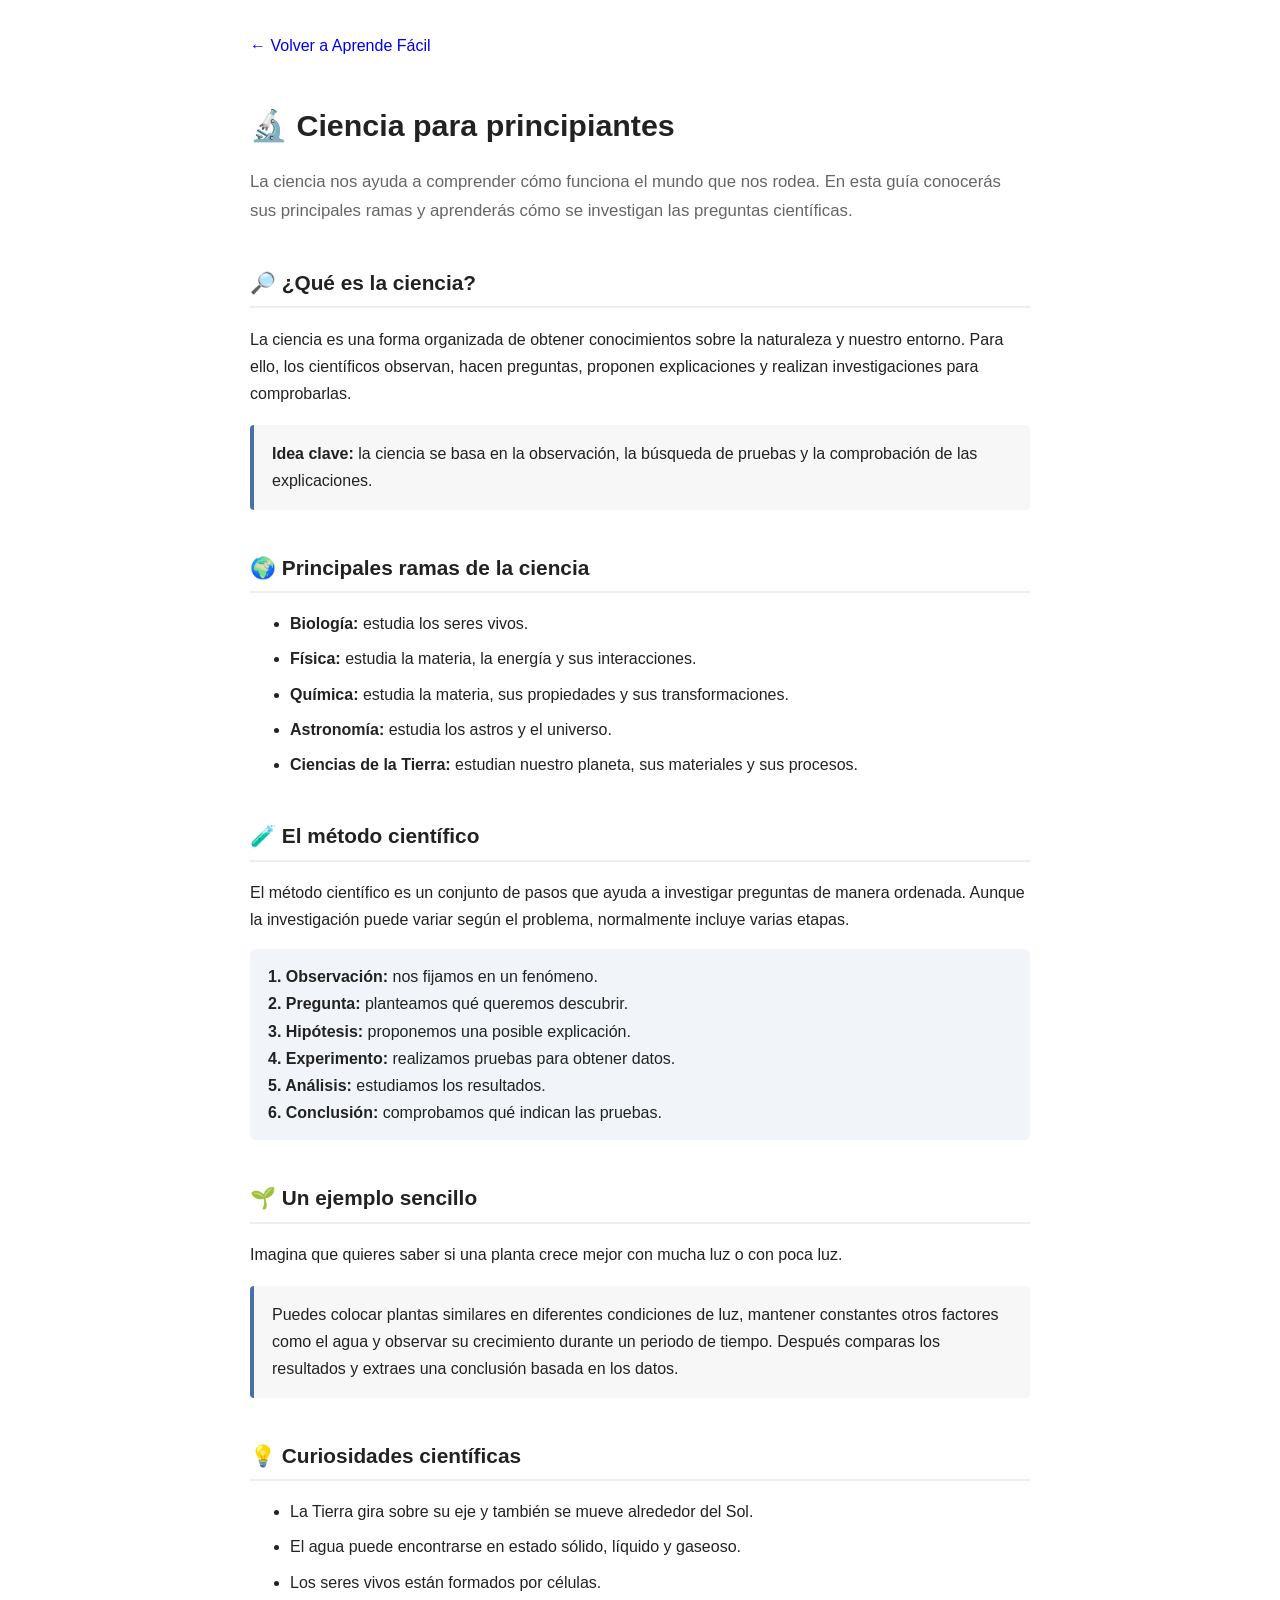
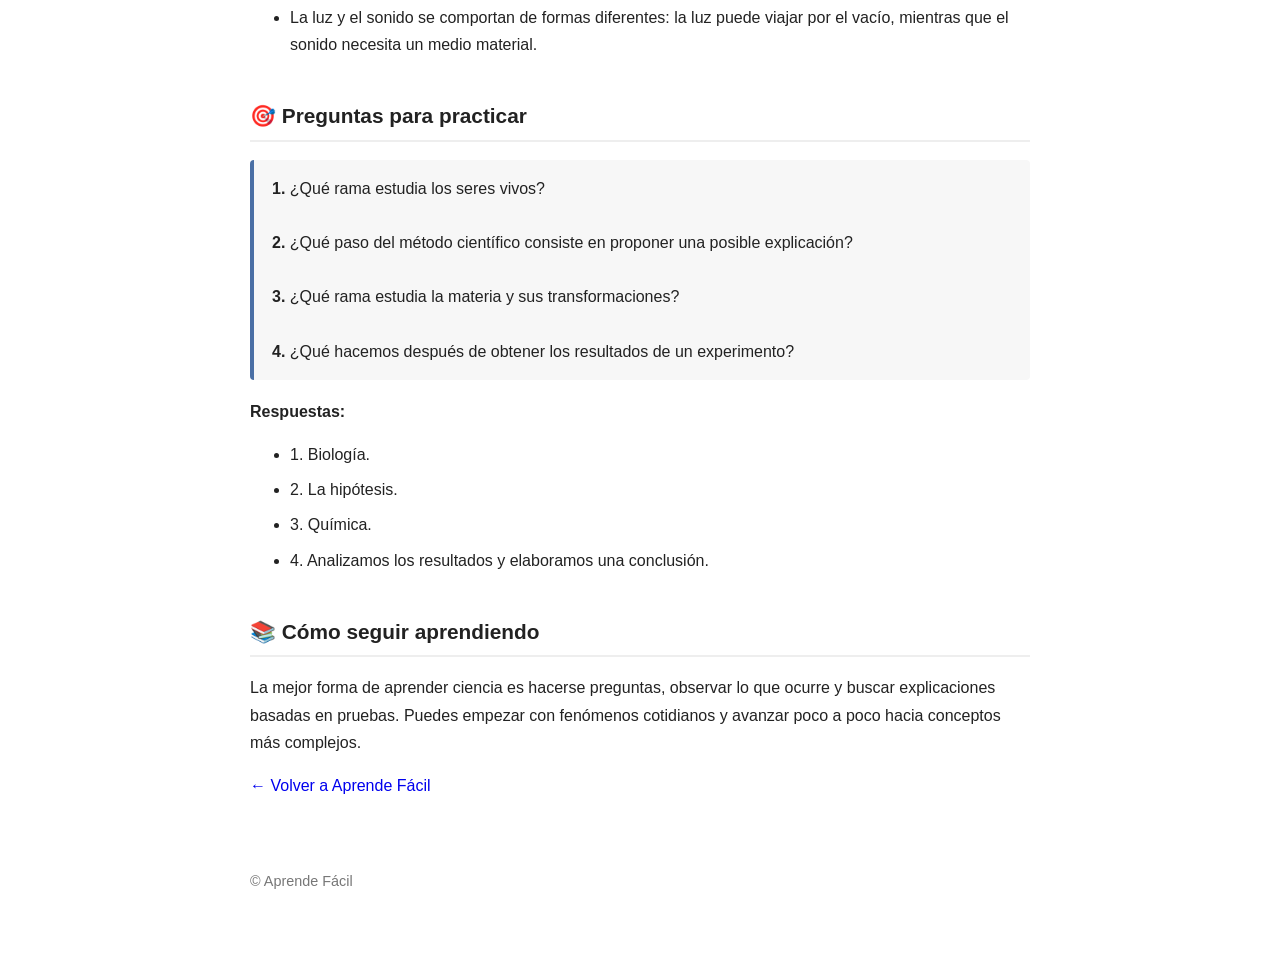
<file: ciencia.html>
<!DOCTYPE html>
<html lang="es">
<head>
<meta charset="UTF-8">
<meta name="viewport" content="width=device-width, initial-scale=1.0">
<title>Ciencia para principiantes | Aprende Fácil</title>
<meta name="description" content="Descubre qué es la ciencia, sus principales ramas y cómo funciona el método científico con ejemplos sencillos.">
<link rel="icon" type="image/png" href="perfil.png">
<style>
body{max-width:780px;margin:auto;padding:32px 20px 80px;line-height:1.7;color:#222;font-family:Arial,sans-serif}
h1{font-size:1.9em;margin-bottom:10px}.intro{color:#666;font-size:1.05em}
h2{font-size:1.3em;margin-top:40px;border-bottom:2px solid #eee;padding-bottom:6px}
.regla{background:#f7f7f7;padding:15px 18px;margin:18px 0;border-left:4px solid #4a6fa5;border-radius:4px}
.ejemplo{background:#f1f5f9;padding:14px 18px;margin:15px 0;border-radius:6px}
.volver{display:inline-block;margin-bottom:20px;text-decoration:none}
li{margin-bottom:8px}footer{margin-top:50px;color:#777;font-size:.9em}
</style>
</head>
<body>
<a class="volver" href="/">← Volver a Aprende Fácil</a>

<h1>🔬 Ciencia para principiantes</h1>
<p class="intro">La ciencia nos ayuda a comprender cómo funciona el mundo que nos rodea. En esta guía conocerás sus principales ramas y aprenderás cómo se investigan las preguntas científicas.</p>

<h2>🔎 ¿Qué es la ciencia?</h2>
<p>La ciencia es una forma organizada de obtener conocimientos sobre la naturaleza y nuestro entorno. Para ello, los científicos observan, hacen preguntas, proponen explicaciones y realizan investigaciones para comprobarlas.</p>

<div class="regla"><strong>Idea clave:</strong> la ciencia se basa en la observación, la búsqueda de pruebas y la comprobación de las explicaciones.</div>

<h2>🌍 Principales ramas de la ciencia</h2>
<ul>
<li><strong>Biología:</strong> estudia los seres vivos.</li>
<li><strong>Física:</strong> estudia la materia, la energía y sus interacciones.</li>
<li><strong>Química:</strong> estudia la materia, sus propiedades y sus transformaciones.</li>
<li><strong>Astronomía:</strong> estudia los astros y el universo.</li>
<li><strong>Ciencias de la Tierra:</strong> estudian nuestro planeta, sus materiales y sus procesos.</li>
</ul>

<h2>🧪 El método científico</h2>
<p>El método científico es un conjunto de pasos que ayuda a investigar preguntas de manera ordenada. Aunque la investigación puede variar según el problema, normalmente incluye varias etapas.</p>

<div class="ejemplo">
<strong>1. Observación:</strong> nos fijamos en un fenómeno.<br>
<strong>2. Pregunta:</strong> planteamos qué queremos descubrir.<br>
<strong>3. Hipótesis:</strong> proponemos una posible explicación.<br>
<strong>4. Experimento:</strong> realizamos pruebas para obtener datos.<br>
<strong>5. Análisis:</strong> estudiamos los resultados.<br>
<strong>6. Conclusión:</strong> comprobamos qué indican las pruebas.
</div>

<h2>🌱 Un ejemplo sencillo</h2>
<p>Imagina que quieres saber si una planta crece mejor con mucha luz o con poca luz.</p>
<div class="regla">
Puedes colocar plantas similares en diferentes condiciones de luz, mantener constantes otros factores como el agua y observar su crecimiento durante un periodo de tiempo. Después comparas los resultados y extraes una conclusión basada en los datos.
</div>

<h2>💡 Curiosidades científicas</h2>
<ul>
<li>La Tierra gira sobre su eje y también se mueve alrededor del Sol.</li>
<li>El agua puede encontrarse en estado sólido, líquido y gaseoso.</li>
<li>Los seres vivos están formados por células.</li>
<li>La luz y el sonido se comportan de formas diferentes: la luz puede viajar por el vacío, mientras que el sonido necesita un medio material.</li>
</ul>

<h2>🎯 Preguntas para practicar</h2>
<div class="regla">
<strong>1.</strong> ¿Qué rama estudia los seres vivos?<br><br>
<strong>2.</strong> ¿Qué paso del método científico consiste en proponer una posible explicación?<br><br>
<strong>3.</strong> ¿Qué rama estudia la materia y sus transformaciones?<br><br>
<strong>4.</strong> ¿Qué hacemos después de obtener los resultados de un experimento?
</div>

<p><strong>Respuestas:</strong></p>
<ul>
<li>1. Biología.</li>
<li>2. La hipótesis.</li>
<li>3. Química.</li>
<li>4. Analizamos los resultados y elaboramos una conclusión.</li>
</ul>

<h2>📚 Cómo seguir aprendiendo</h2>
<p>La mejor forma de aprender ciencia es hacerse preguntas, observar lo que ocurre y buscar explicaciones basadas en pruebas. Puedes empezar con fenómenos cotidianos y avanzar poco a poco hacia conceptos más complejos.</p>

<p><a class="volver" href="/">← Volver a Aprende Fácil</a></p>
<footer>© Aprende Fácil</footer>
</body>
</html>
</file>
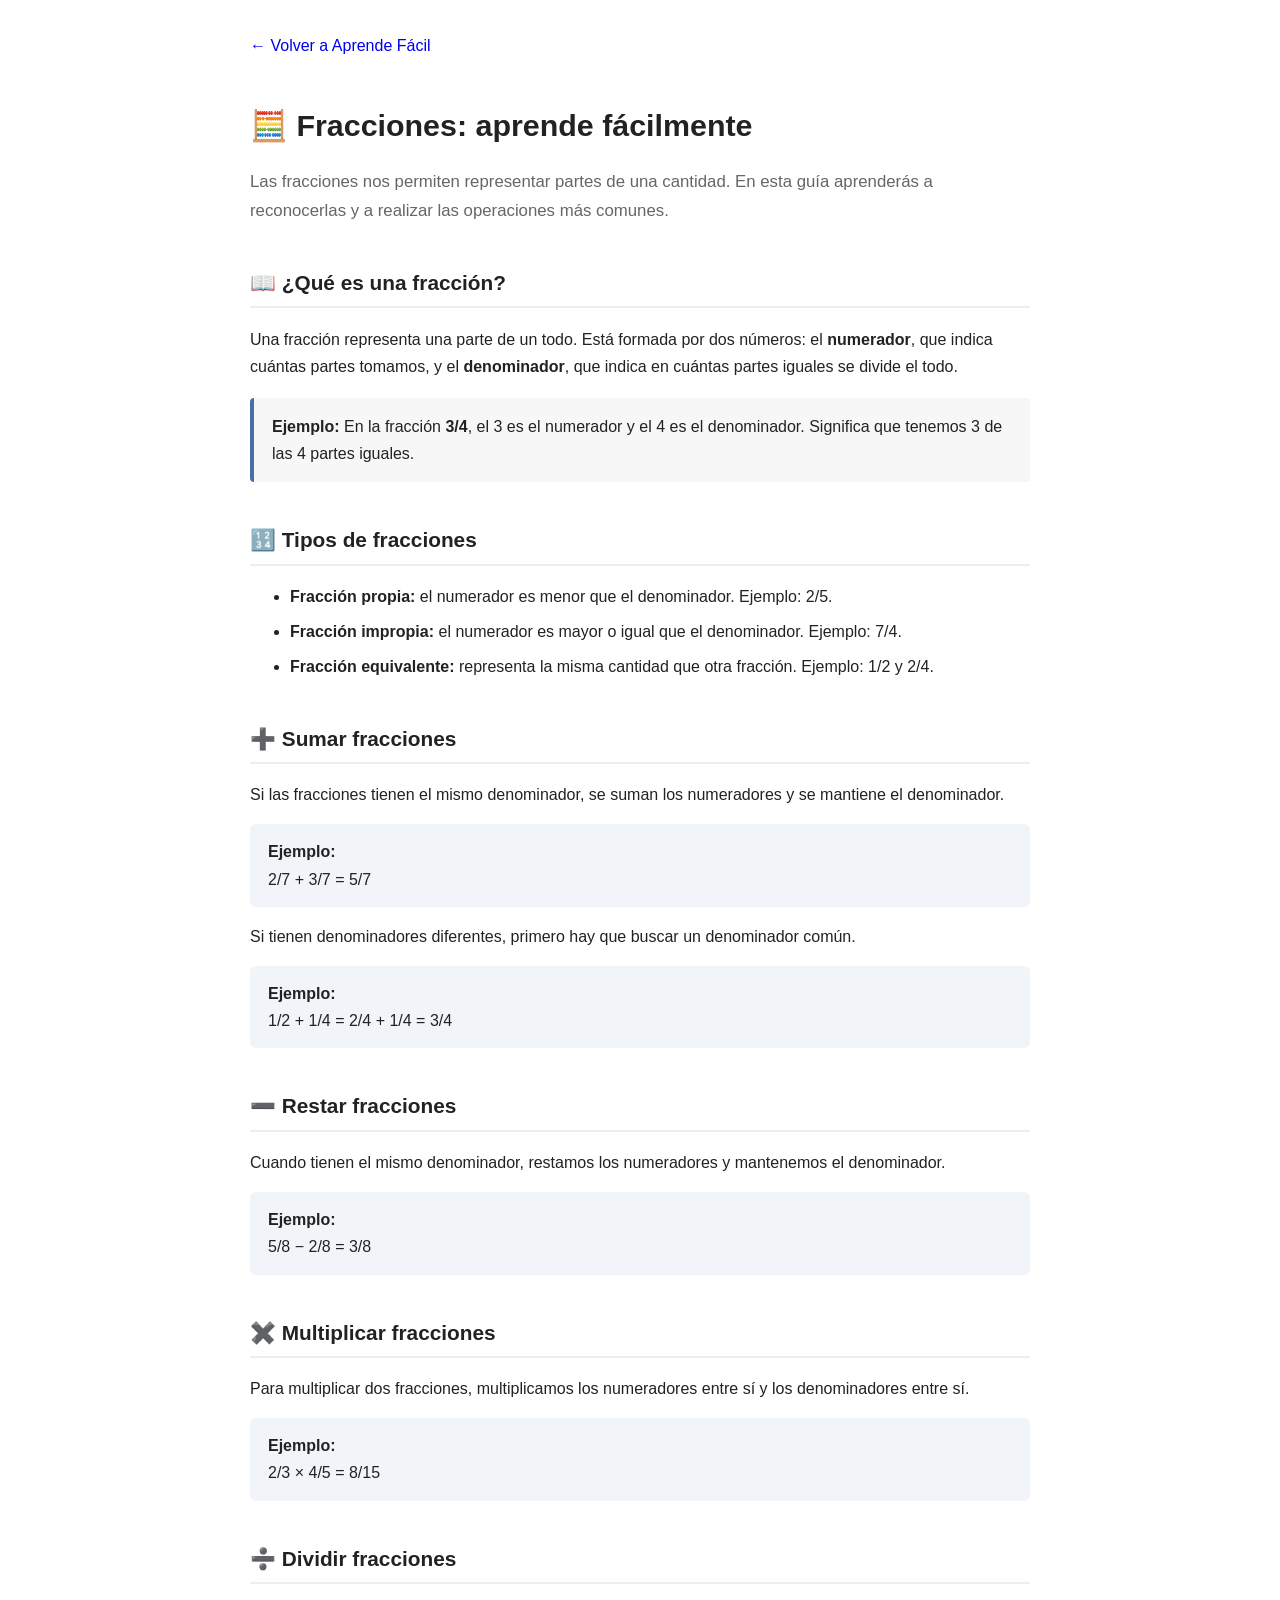
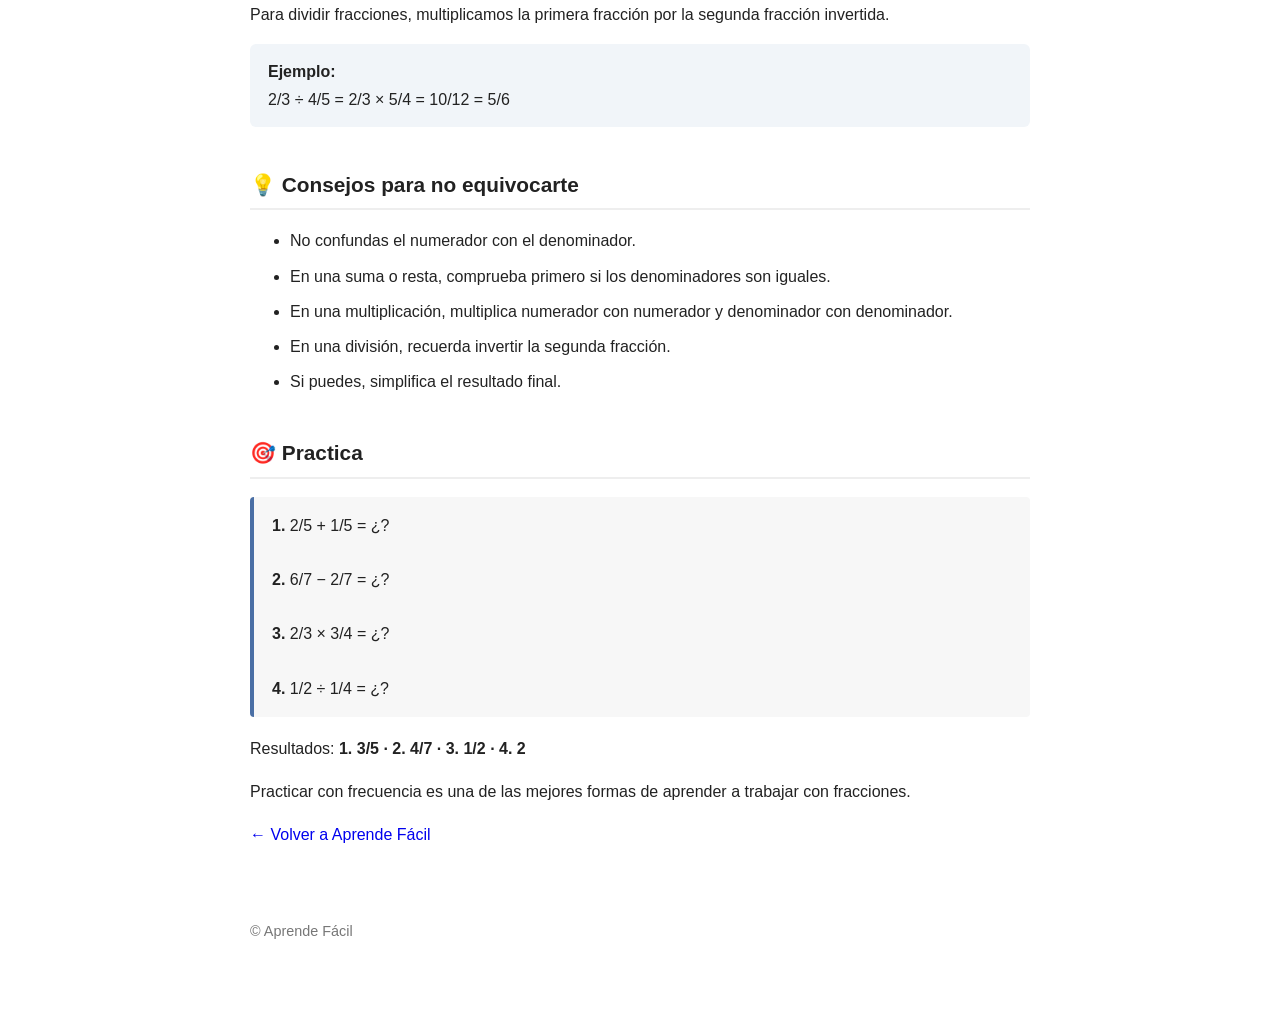
<file: fracciones.html>
<!DOCTYPE html>
<html lang="es">
<head>
<meta charset="UTF-8">
<meta name="viewport" content="width=device-width, initial-scale=1.0">
<title>Fracciones: aprende fácilmente | Aprende Fácil</title>
<meta name="description" content="Aprende qué son las fracciones y cómo realizar las operaciones más comunes con ejemplos sencillos.">
<link rel="icon" type="image/png" href="perfil.png">
<style>
body{max-width:780px;margin:auto;padding:32px 20px 80px;line-height:1.7;color:#222;font-family:Arial,sans-serif}
h1{font-size:1.9em;margin-bottom:10px}.intro{color:#666;font-size:1.05em}
h2{font-size:1.3em;margin-top:40px;border-bottom:2px solid #eee;padding-bottom:6px}
.regla{background:#f7f7f7;padding:15px 18px;margin:18px 0;border-left:4px solid #4a6fa5;border-radius:4px}
.ejemplo{background:#f1f5f9;padding:14px 18px;margin:15px 0;border-radius:6px}
.volver{display:inline-block;margin-bottom:20px;text-decoration:none}
li{margin-bottom:8px}footer{margin-top:50px;color:#777;font-size:.9em}
</style>
</head>
<body>
<a class="volver" href="/">← Volver a Aprende Fácil</a>
<h1>🧮 Fracciones: aprende fácilmente</h1>
<p class="intro">Las fracciones nos permiten representar partes de una cantidad. En esta guía aprenderás a reconocerlas y a realizar las operaciones más comunes.</p>

<h2>📖 ¿Qué es una fracción?</h2>
<p>Una fracción representa una parte de un todo. Está formada por dos números: el <strong>numerador</strong>, que indica cuántas partes tomamos, y el <strong>denominador</strong>, que indica en cuántas partes iguales se divide el todo.</p>
<div class="regla"><strong>Ejemplo:</strong> En la fracción <strong>3/4</strong>, el 3 es el numerador y el 4 es el denominador. Significa que tenemos 3 de las 4 partes iguales.</div>

<h2>🔢 Tipos de fracciones</h2>
<ul>
<li><strong>Fracción propia:</strong> el numerador es menor que el denominador. Ejemplo: 2/5.</li>
<li><strong>Fracción impropia:</strong> el numerador es mayor o igual que el denominador. Ejemplo: 7/4.</li>
<li><strong>Fracción equivalente:</strong> representa la misma cantidad que otra fracción. Ejemplo: 1/2 y 2/4.</li>
</ul>

<h2>➕ Sumar fracciones</h2>
<p>Si las fracciones tienen el mismo denominador, se suman los numeradores y se mantiene el denominador.</p>
<div class="ejemplo"><strong>Ejemplo:</strong><br>2/7 + 3/7 = 5/7</div>
<p>Si tienen denominadores diferentes, primero hay que buscar un denominador común.</p>
<div class="ejemplo"><strong>Ejemplo:</strong><br>1/2 + 1/4 = 2/4 + 1/4 = 3/4</div>

<h2>➖ Restar fracciones</h2>
<p>Cuando tienen el mismo denominador, restamos los numeradores y mantenemos el denominador.</p>
<div class="ejemplo"><strong>Ejemplo:</strong><br>5/8 − 2/8 = 3/8</div>

<h2>✖️ Multiplicar fracciones</h2>
<p>Para multiplicar dos fracciones, multiplicamos los numeradores entre sí y los denominadores entre sí.</p>
<div class="ejemplo"><strong>Ejemplo:</strong><br>2/3 × 4/5 = 8/15</div>

<h2>➗ Dividir fracciones</h2>
<p>Para dividir fracciones, multiplicamos la primera fracción por la segunda fracción invertida.</p>
<div class="ejemplo"><strong>Ejemplo:</strong><br>2/3 ÷ 4/5 = 2/3 × 5/4 = 10/12 = 5/6</div>

<h2>💡 Consejos para no equivocarte</h2>
<ul>
<li>No confundas el numerador con el denominador.</li>
<li>En una suma o resta, comprueba primero si los denominadores son iguales.</li>
<li>En una multiplicación, multiplica numerador con numerador y denominador con denominador.</li>
<li>En una división, recuerda invertir la segunda fracción.</li>
<li>Si puedes, simplifica el resultado final.</li>
</ul>

<h2>🎯 Practica</h2>
<div class="regla">
<strong>1.</strong> 2/5 + 1/5 = ¿?<br><br>
<strong>2.</strong> 6/7 − 2/7 = ¿?<br><br>
<strong>3.</strong> 2/3 × 3/4 = ¿?<br><br>
<strong>4.</strong> 1/2 ÷ 1/4 = ¿?
</div>
<p>Resultados: <strong>1. 3/5 · 2. 4/7 · 3. 1/2 · 4. 2</strong></p>

<p>Practicar con frecuencia es una de las mejores formas de aprender a trabajar con fracciones.</p>
<p><a class="volver" href="/">← Volver a Aprende Fácil</a></p>
<footer>© Aprende Fácil</footer>
</body>
</html>
</file>
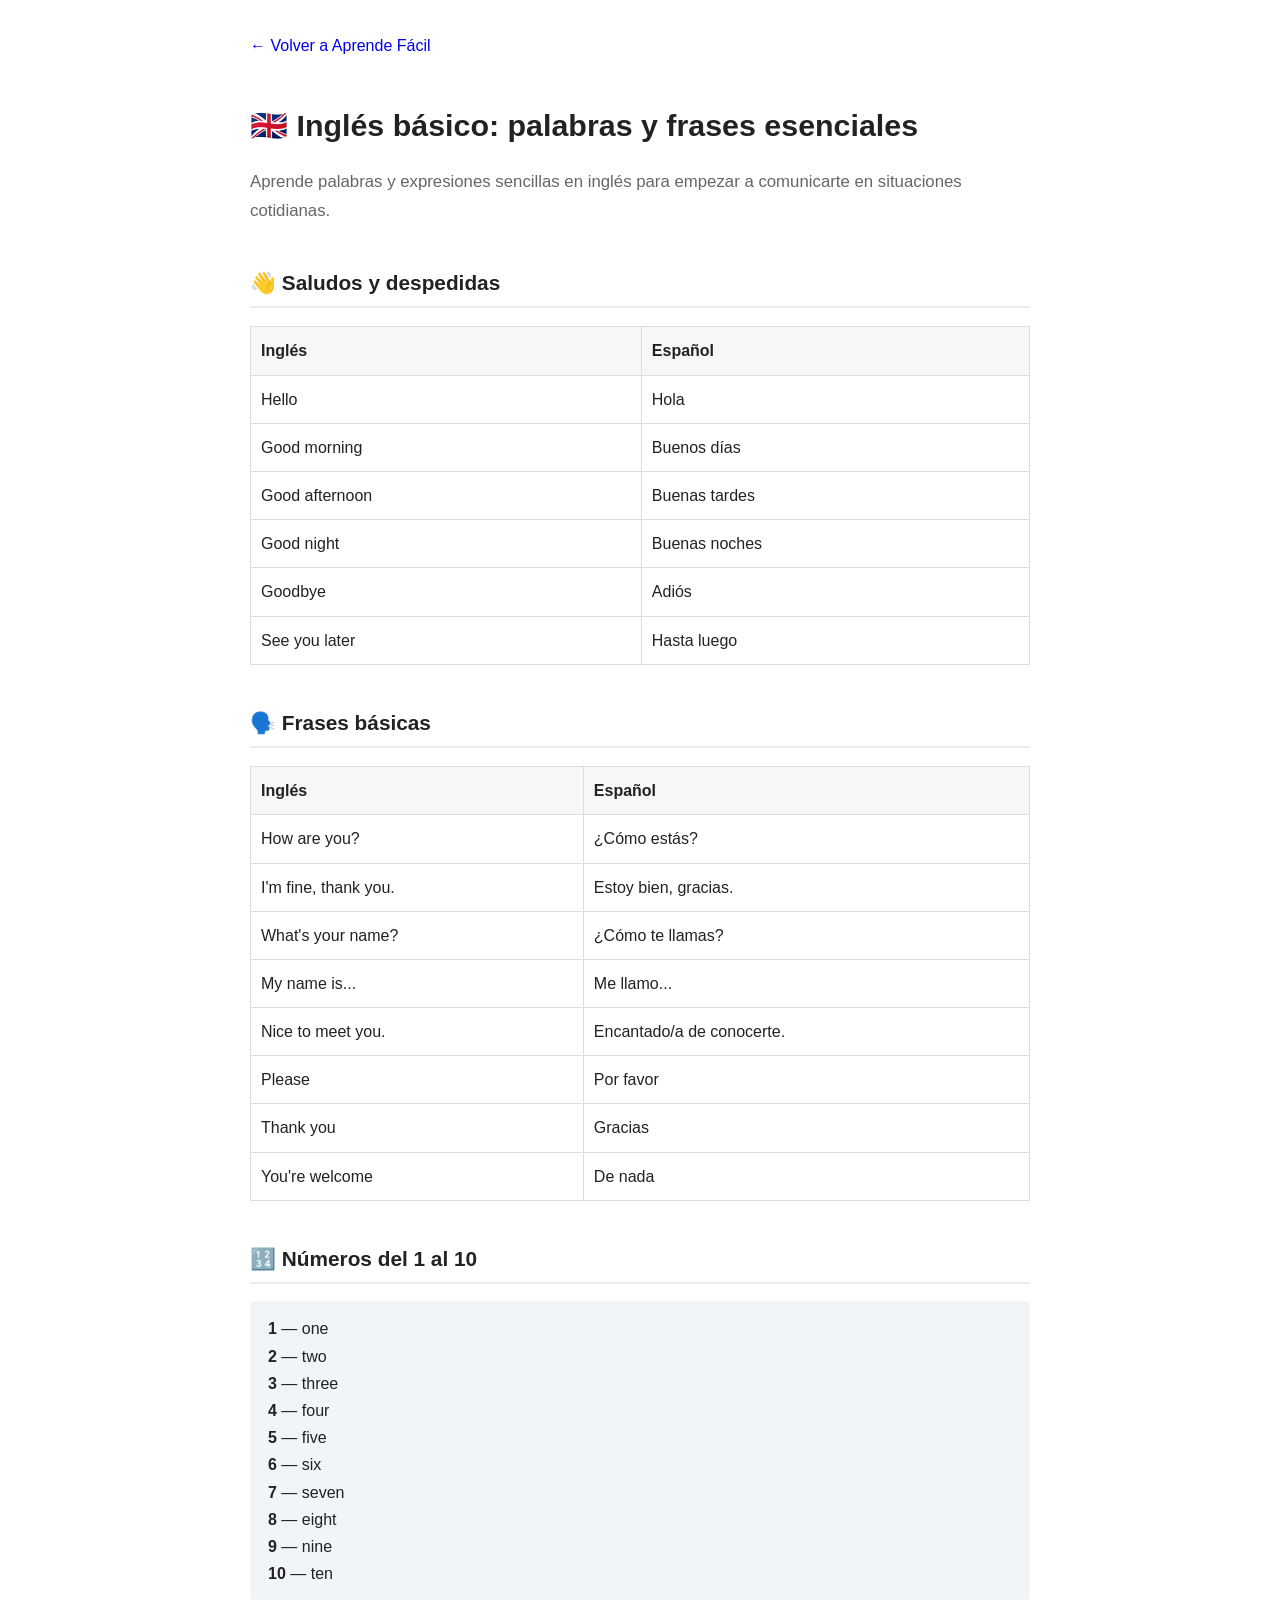
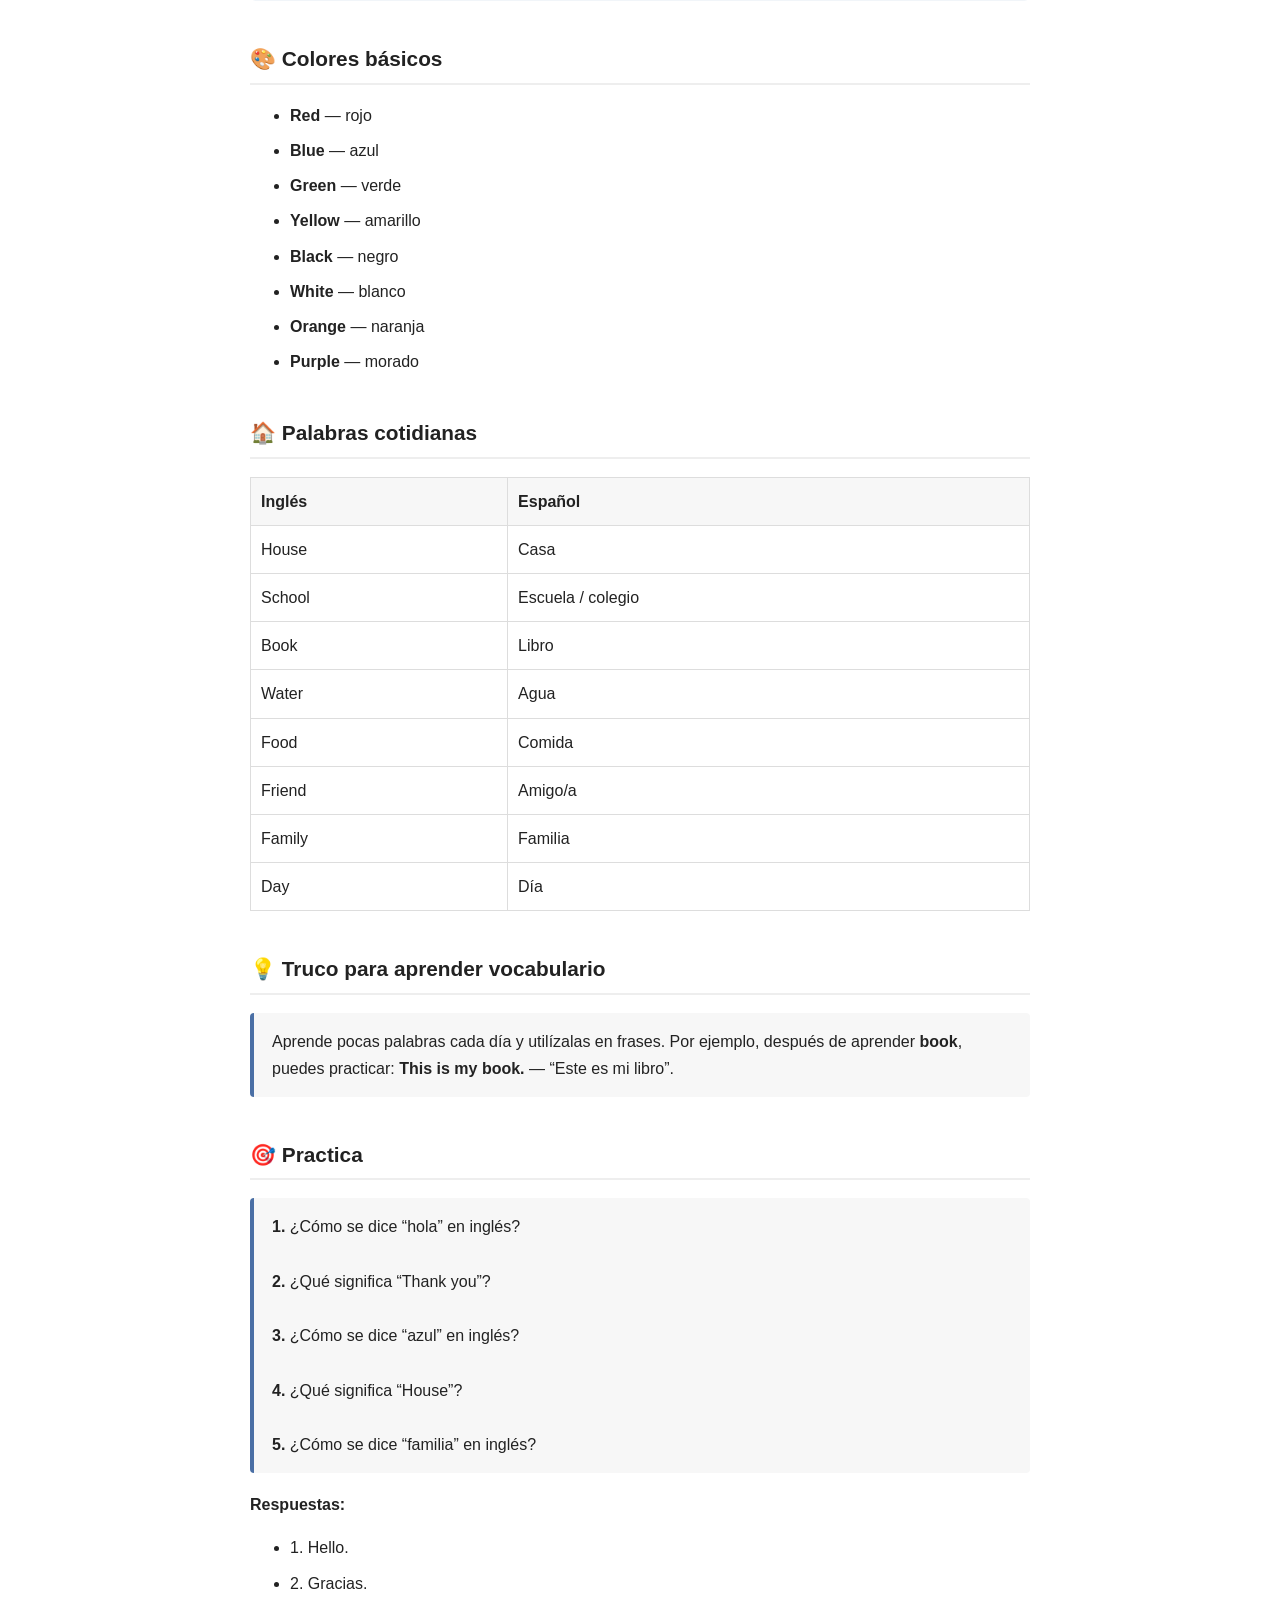
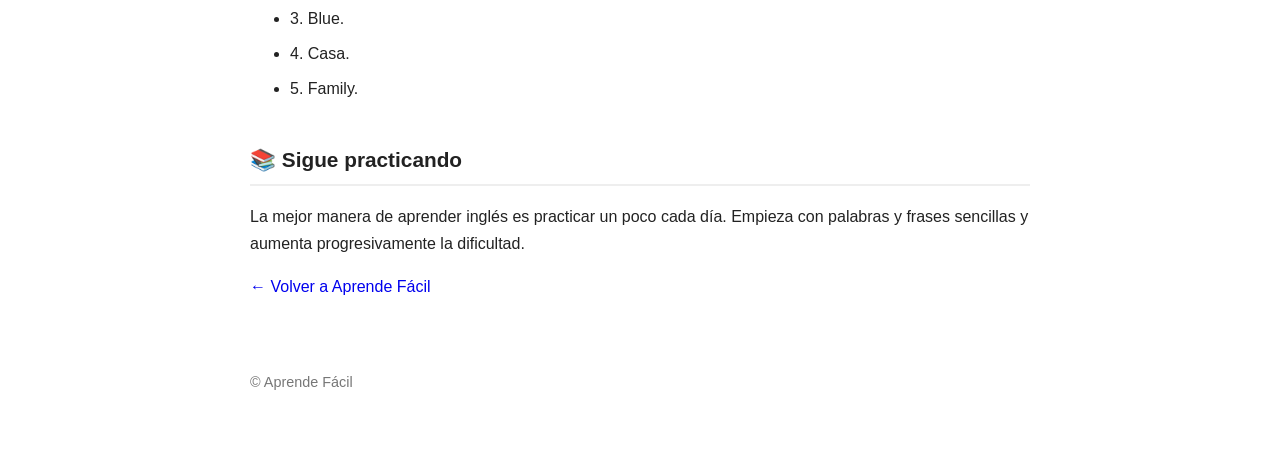
<file: ingles-basico.html>
<!DOCTYPE html>
<html lang="es">
<head>
<meta charset="UTF-8">
<meta name="viewport" content="width=device-width, initial-scale=1.0">
<title>Inglés básico: palabras y frases esenciales | Aprende Fácil</title>
<meta name="description" content="Aprende inglés básico con palabras, expresiones y frases sencillas para situaciones cotidianas.">
<link rel="icon" type="image/png" href="perfil.png">
<style>
body{max-width:780px;margin:auto;padding:32px 20px 80px;line-height:1.7;color:#222;font-family:Arial,sans-serif}
h1{font-size:1.9em;margin-bottom:10px}.intro{color:#666;font-size:1.05em}
h2{font-size:1.3em;margin-top:40px;border-bottom:2px solid #eee;padding-bottom:6px}
.regla{background:#f7f7f7;padding:15px 18px;margin:18px 0;border-left:4px solid #4a6fa5;border-radius:4px}
.ejemplo{background:#f1f5f9;padding:14px 18px;margin:15px 0;border-radius:6px}
.volver{display:inline-block;margin-bottom:20px;text-decoration:none}
li{margin-bottom:8px}footer{margin-top:50px;color:#777;font-size:.9em}
table{width:100%;border-collapse:collapse;margin:18px 0}th,td{border:1px solid #ddd;padding:10px;text-align:left}th{background:#f7f7f7}
</style>
</head>
<body>
<a class="volver" href="/">← Volver a Aprende Fácil</a>

<h1>🇬🇧 Inglés básico: palabras y frases esenciales</h1>
<p class="intro">Aprende palabras y expresiones sencillas en inglés para empezar a comunicarte en situaciones cotidianas.</p>

<h2>👋 Saludos y despedidas</h2>
<table>
<tr><th>Inglés</th><th>Español</th></tr>
<tr><td>Hello</td><td>Hola</td></tr>
<tr><td>Good morning</td><td>Buenos días</td></tr>
<tr><td>Good afternoon</td><td>Buenas tardes</td></tr>
<tr><td>Good night</td><td>Buenas noches</td></tr>
<tr><td>Goodbye</td><td>Adiós</td></tr>
<tr><td>See you later</td><td>Hasta luego</td></tr>
</table>

<h2>🗣️ Frases básicas</h2>
<table>
<tr><th>Inglés</th><th>Español</th></tr>
<tr><td>How are you?</td><td>¿Cómo estás?</td></tr>
<tr><td>I'm fine, thank you.</td><td>Estoy bien, gracias.</td></tr>
<tr><td>What's your name?</td><td>¿Cómo te llamas?</td></tr>
<tr><td>My name is...</td><td>Me llamo...</td></tr>
<tr><td>Nice to meet you.</td><td>Encantado/a de conocerte.</td></tr>
<tr><td>Please</td><td>Por favor</td></tr>
<tr><td>Thank you</td><td>Gracias</td></tr>
<tr><td>You're welcome</td><td>De nada</td></tr>
</table>

<h2>🔢 Números del 1 al 10</h2>
<div class="ejemplo">
<strong>1</strong> — one<br>
<strong>2</strong> — two<br>
<strong>3</strong> — three<br>
<strong>4</strong> — four<br>
<strong>5</strong> — five<br>
<strong>6</strong> — six<br>
<strong>7</strong> — seven<br>
<strong>8</strong> — eight<br>
<strong>9</strong> — nine<br>
<strong>10</strong> — ten
</div>

<h2>🎨 Colores básicos</h2>
<ul>
<li><strong>Red</strong> — rojo</li>
<li><strong>Blue</strong> — azul</li>
<li><strong>Green</strong> — verde</li>
<li><strong>Yellow</strong> — amarillo</li>
<li><strong>Black</strong> — negro</li>
<li><strong>White</strong> — blanco</li>
<li><strong>Orange</strong> — naranja</li>
<li><strong>Purple</strong> — morado</li>
</ul>

<h2>🏠 Palabras cotidianas</h2>
<table>
<tr><th>Inglés</th><th>Español</th></tr>
<tr><td>House</td><td>Casa</td></tr>
<tr><td>School</td><td>Escuela / colegio</td></tr>
<tr><td>Book</td><td>Libro</td></tr>
<tr><td>Water</td><td>Agua</td></tr>
<tr><td>Food</td><td>Comida</td></tr>
<tr><td>Friend</td><td>Amigo/a</td></tr>
<tr><td>Family</td><td>Familia</td></tr>
<tr><td>Day</td><td>Día</td></tr>
</table>

<h2>💡 Truco para aprender vocabulario</h2>
<div class="regla">
Aprende pocas palabras cada día y utilízalas en frases. Por ejemplo, después de aprender <strong>book</strong>, puedes practicar: <strong>This is my book.</strong> — “Este es mi libro”.
</div>

<h2>🎯 Practica</h2>
<div class="regla">
<strong>1.</strong> ¿Cómo se dice “hola” en inglés?<br><br>
<strong>2.</strong> ¿Qué significa “Thank you”?<br><br>
<strong>3.</strong> ¿Cómo se dice “azul” en inglés?<br><br>
<strong>4.</strong> ¿Qué significa “House”?<br><br>
<strong>5.</strong> ¿Cómo se dice “familia” en inglés?
</div>

<p><strong>Respuestas:</strong></p>
<ul>
<li>1. Hello.</li>
<li>2. Gracias.</li>
<li>3. Blue.</li>
<li>4. Casa.</li>
<li>5. Family.</li>
</ul>

<h2>📚 Sigue practicando</h2>
<p>La mejor manera de aprender inglés es practicar un poco cada día. Empieza con palabras y frases sencillas y aumenta progresivamente la dificultad.</p>

<p><a class="volver" href="/">← Volver a Aprende Fácil</a></p>
<footer>© Aprende Fácil</footer>
</body>
</html>
</file>
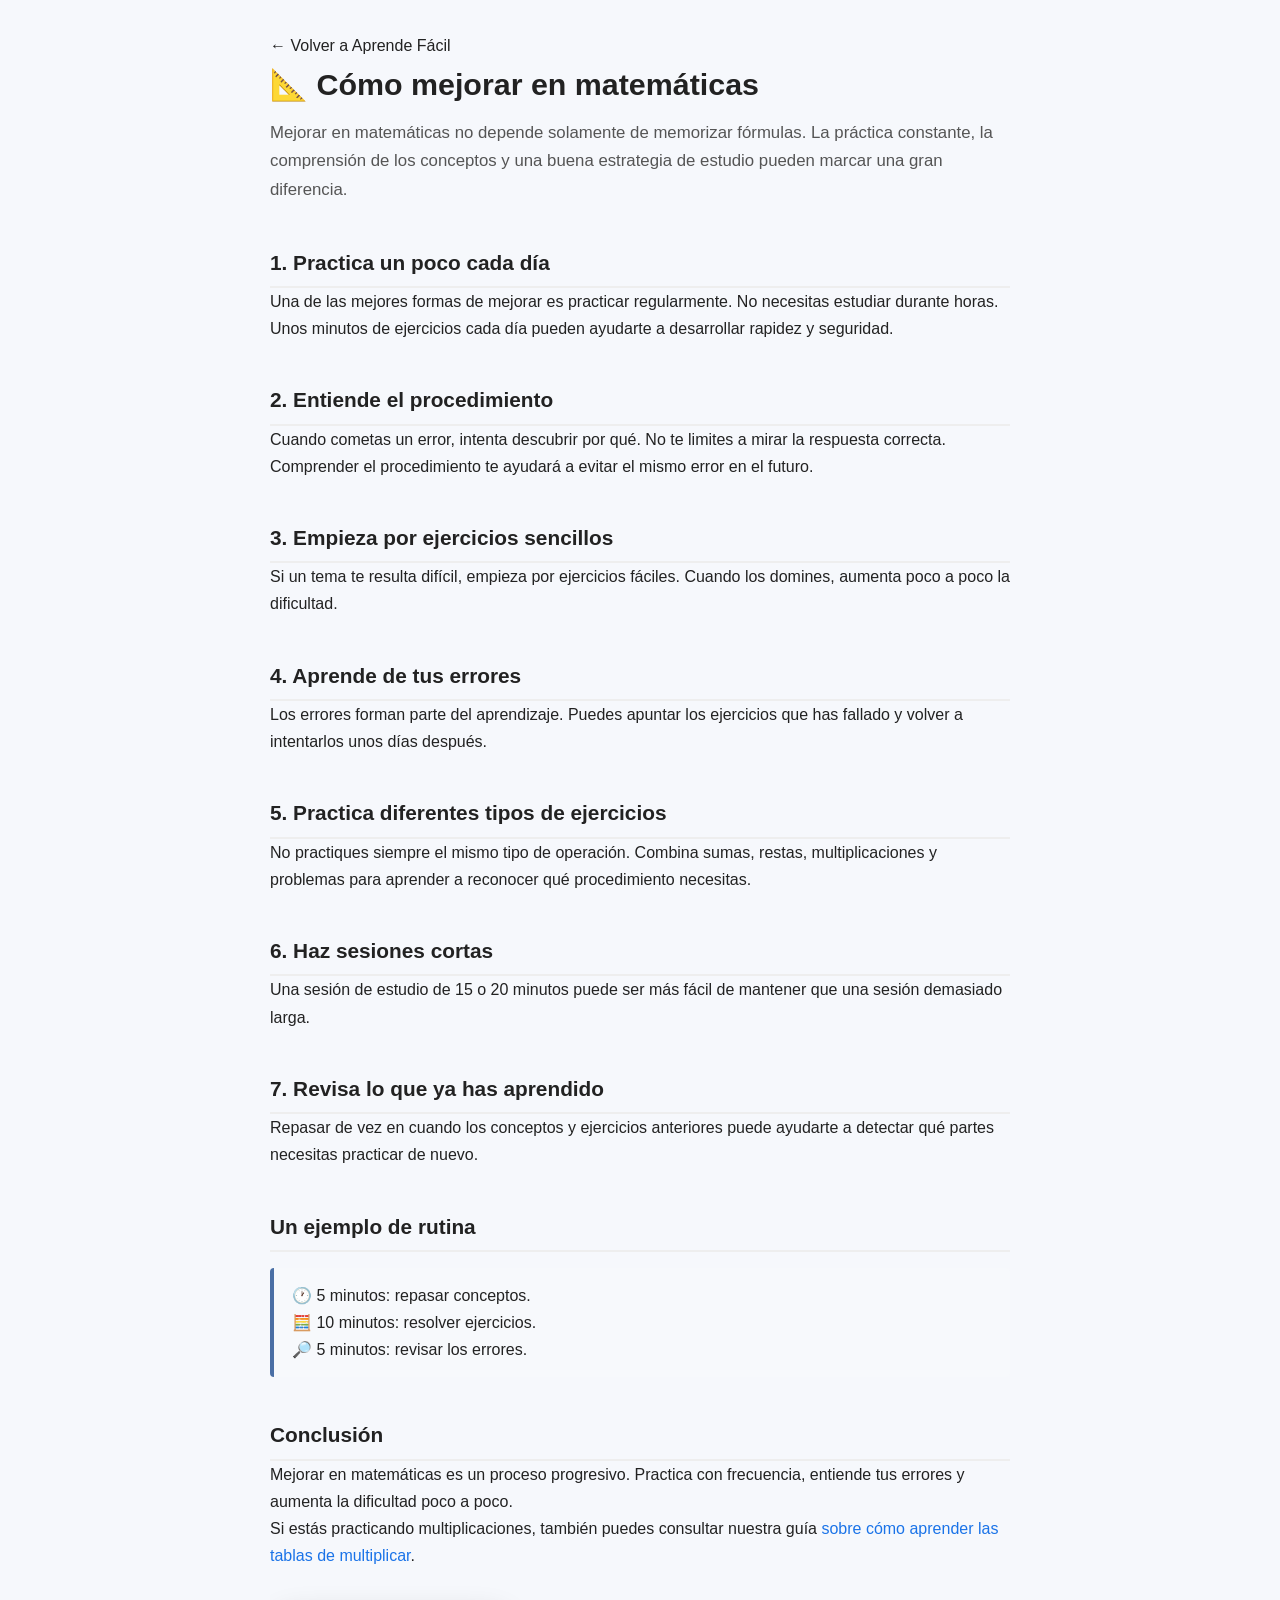
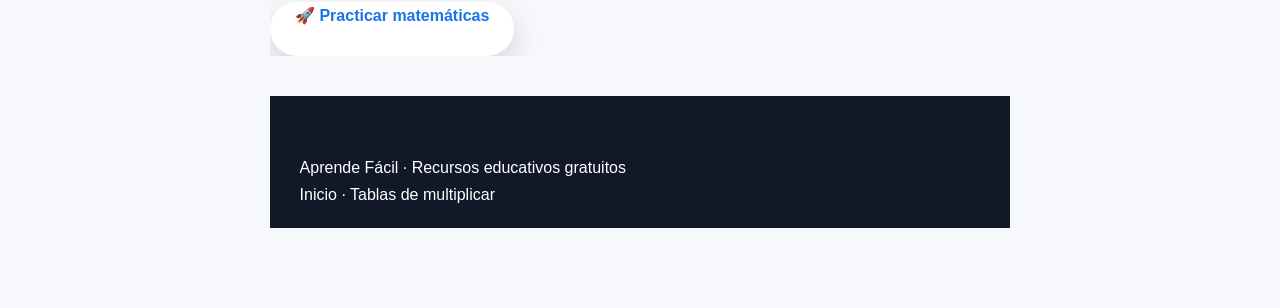
<file: mejorar-matematicas(3).html>
<!DOCTYPE html>
<html lang="es">
<head>
    <meta charset="UTF-8">
    <meta name="viewport" content="width=device-width, initial-scale=1.0">

    <title>Cómo mejorar en matemáticas | Aprende Fácil</title>
    <meta name="description" content="Descubre consejos sencillos para mejorar en matemáticas, estudiar mejor, practicar de forma efectiva y aprender de los errores.">
    <meta name="robots" content="index, follow">
    <link rel="canonical" href="https://educonew.github.io/mejorar-matematicas.html">

    <meta property="og:type" content="article">
    <meta property="og:title" content="Cómo mejorar en matemáticas">
    <meta property="og:description" content="Consejos prácticos para practicar matemáticas, comprender los procedimientos y mejorar poco a poco.">
    <meta property="og:url" content="https://educonew.github.io/mejorar-matematicas.html">
    <meta property="og:site_name" content="Aprende Fácil">

    <link rel="stylesheet" href="style.css">

    <style>
        body {
            font-family: -apple-system, BlinkMacSystemFont, 'Segoe UI', Roboto, Arial, sans-serif;
            max-width: 780px;
            margin: 0 auto;
            padding: 32px 20px 80px;
            line-height: 1.7;
            color: #222;
        }

        header.hero {
            margin-bottom: 24px;
        }

        header.hero .contenedor {
            max-width: none;
        }

        header.hero h1 {
            font-size: 1.9em;
            margin-bottom: 8px;
        }

        .subtitulo {
            color: #555;
            font-size: 1.05em;
            margin-bottom: 32px;
        }

        nav {
            margin-bottom: 24px;
        }

        nav .contenedor {
            display: flex;
            gap: 16px;
            flex-wrap: wrap;
        }

        nav a {
            color: #1a73e8;
        }

        .articulo {
            max-width: none;
        }

        .articulo h1 {
            font-size: 1.9em;
            margin-bottom: 8px;
        }

        .introduccion {
            color: #555;
            font-size: 1.05em;
            margin-bottom: 32px;
        }

        .articulo h2 {
            font-size: 1.3em;
            margin-top: 40px;
            border-bottom: 2px solid #eee;
            padding-bottom: 6px;
        }

        .ejemplos {
            background: #f7f9fc;
            border-left: 4px solid #4a6fa5;
            padding: 14px 18px;
            margin: 16px 0;
            border-radius: 4px;
        }

        .articulo a {
            color: #1a73e8;
        }

        .volver {
            margin-top: 32px;
        }

        .boton-principal {
            display: inline-block;
            text-decoration: none;
        }

        footer {
            margin-top: 40px;
        }
    </style>

    <script type="application/ld+json">
    {
      "@context": "https://schema.org",
      "@type": "Article",
      "headline": "Cómo mejorar en matemáticas",
      "description": "Consejos sencillos para practicar, estudiar y mejorar en matemáticas.",
      "mainEntityOfPage": {
        "@type": "WebPage",
        "@id": "https://educonew.github.io/mejorar-matematicas.html"
      },
      "publisher": {
        "@type": "Organization",
        "name": "Aprende Fácil"
      }
    }
    </script>
</head>

<body>

<a class="volver" href="/">← Volver a Aprende Fácil</a>


<main>
    <article class="articulo">

        <h1>📐 Cómo mejorar en matemáticas</h1>

        <p class="introduccion">
            Mejorar en matemáticas no depende solamente de memorizar fórmulas.
            La práctica constante, la comprensión de los conceptos y una buena
            estrategia de estudio pueden marcar una gran diferencia.
        </p>

        <h2>1. Practica un poco cada día</h2>
        <p>
            Una de las mejores formas de mejorar es practicar regularmente.
            No necesitas estudiar durante horas. Unos minutos de ejercicios
            cada día pueden ayudarte a desarrollar rapidez y seguridad.
        </p>

        <h2>2. Entiende el procedimiento</h2>
        <p>
            Cuando cometas un error, intenta descubrir por qué. No te limites
            a mirar la respuesta correcta. Comprender el procedimiento te
            ayudará a evitar el mismo error en el futuro.
        </p>

        <h2>3. Empieza por ejercicios sencillos</h2>
        <p>
            Si un tema te resulta difícil, empieza por ejercicios fáciles.
            Cuando los domines, aumenta poco a poco la dificultad.
        </p>

        <h2>4. Aprende de tus errores</h2>
        <p>
            Los errores forman parte del aprendizaje. Puedes apuntar los
            ejercicios que has fallado y volver a intentarlos unos días después.
        </p>

        <h2>5. Practica diferentes tipos de ejercicios</h2>
        <p>
            No practiques siempre el mismo tipo de operación. Combina sumas,
            restas, multiplicaciones y problemas para aprender a reconocer
            qué procedimiento necesitas.
        </p>

        <h2>6. Haz sesiones cortas</h2>
        <p>
            Una sesión de estudio de 15 o 20 minutos puede ser más fácil de
            mantener que una sesión demasiado larga.
        </p>

        <h2>7. Revisa lo que ya has aprendido</h2>
        <p>
            Repasar de vez en cuando los conceptos y ejercicios anteriores
            puede ayudarte a detectar qué partes necesitas practicar de nuevo.
        </p>

        <h2>Un ejemplo de rutina</h2>

        <div class="ejemplos">
            <p>🕐 5 minutos: repasar conceptos.</p>
            <p>🧮 10 minutos: resolver ejercicios.</p>
            <p>🔎 5 minutos: revisar los errores.</p>
        </div>

        <h2>Conclusión</h2>
        <p>
            Mejorar en matemáticas es un proceso progresivo. Practica con
            frecuencia, entiende tus errores y aumenta la dificultad poco a poco.
        </p>
        <p>
    Si estás practicando multiplicaciones, también puedes consultar nuestra guía
    <a href="tablas-multiplicar.html">sobre cómo aprender las tablas de multiplicar</a>.
</p>

        <div class="volver">
            <a href="index.html#matematicas" class="boton-principal">
                🚀 Practicar matemáticas
            </a>
        </div>

    </article>
</main>

<footer>
    <p>Aprende Fácil · Recursos educativos gratuitos</p>
    <p>
        <a href="index.html">Inicio</a> ·
        <a href="tablas-multiplicar.html">Tablas de multiplicar</a>
    </p>
</footer>

</body>
</html>
</file>
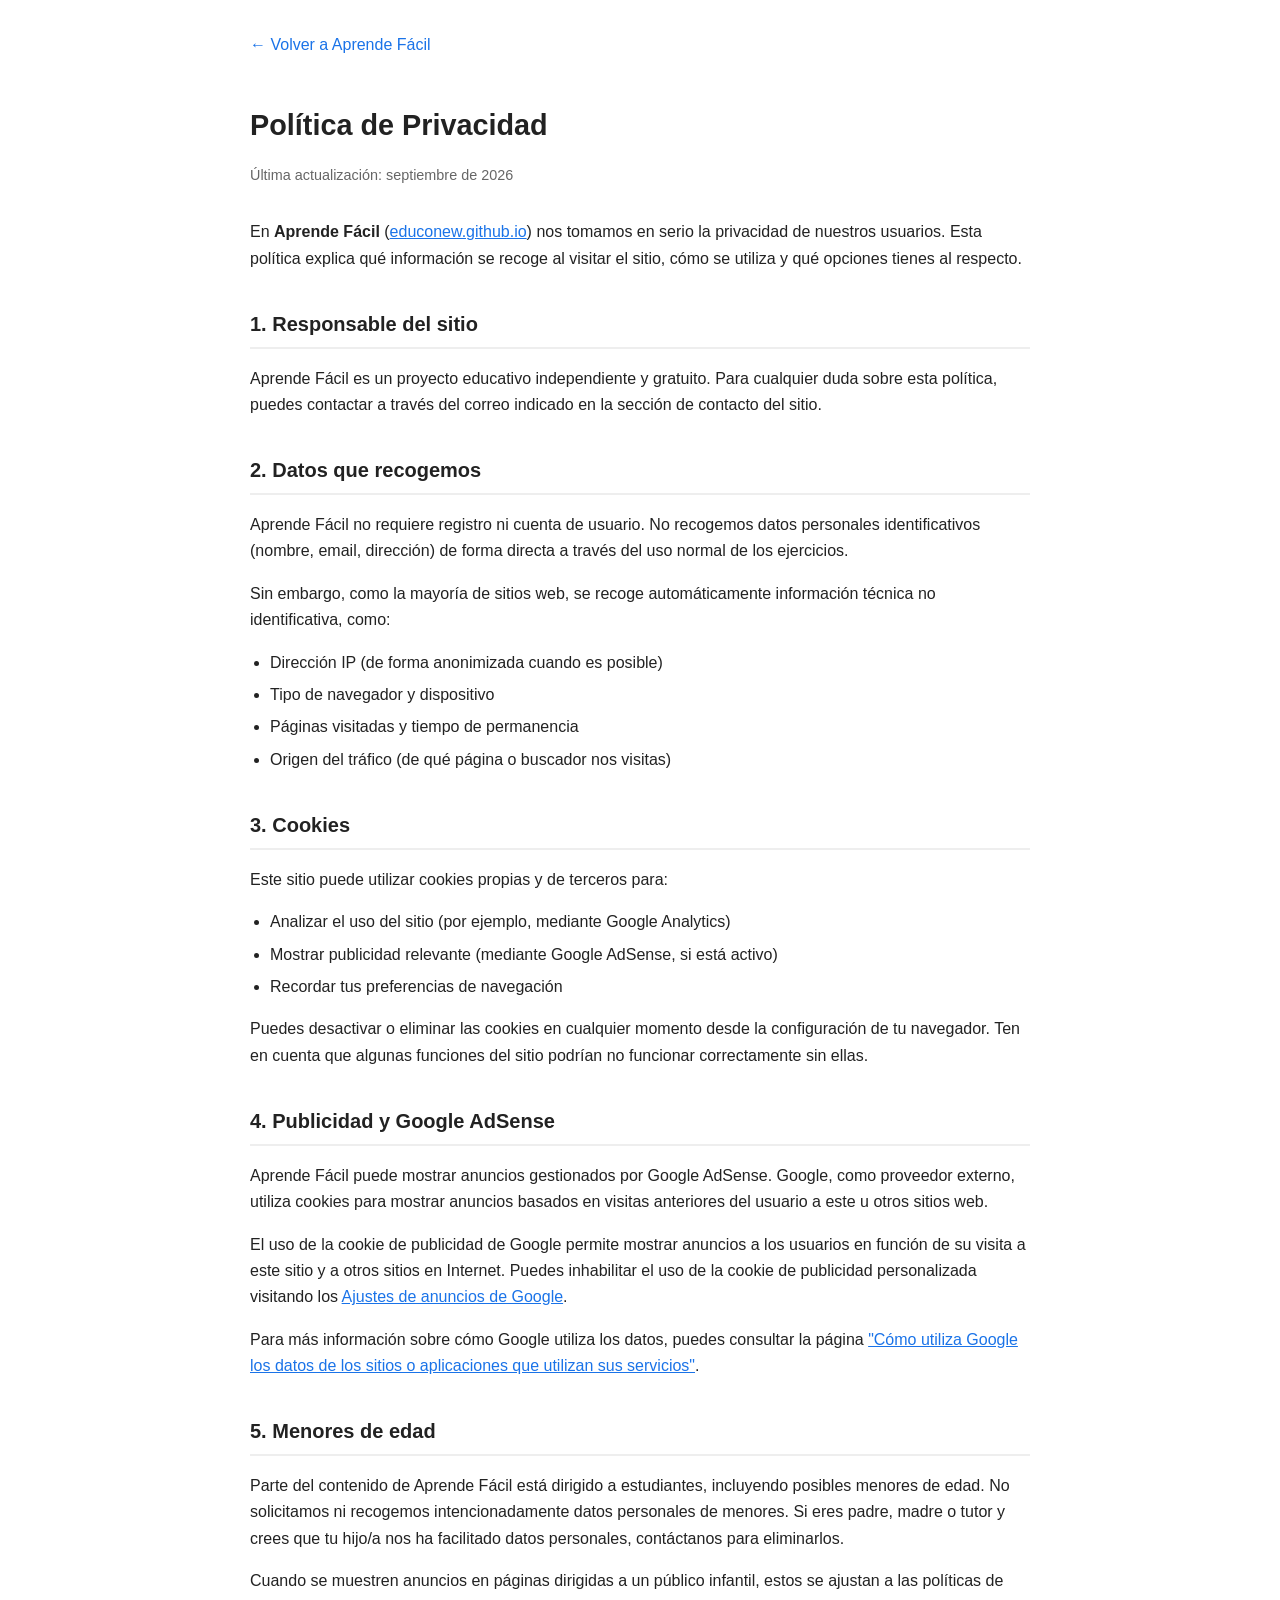
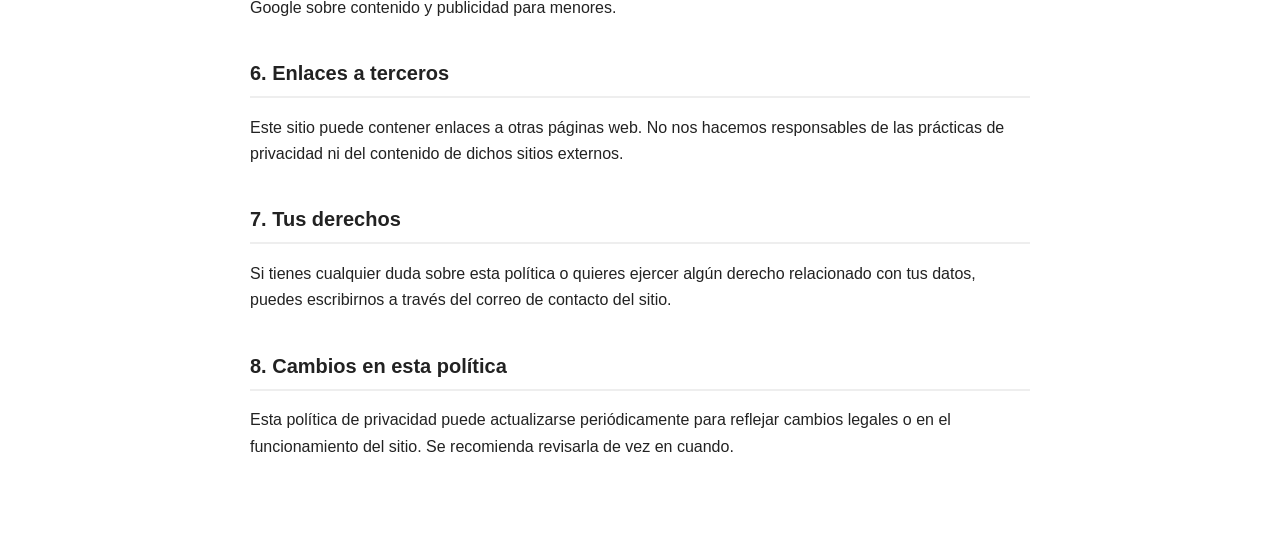
<file: politica-privacidad.html>
<!DOCTYPE html>
<html lang="es">
<head>
<meta charset="UTF-8">
<meta name="viewport" content="width=device-width, initial-scale=1.0">
<title>Política de Privacidad | Aprende Fácil</title>
<meta name="description" content="Política de privacidad de Aprende Fácil: cómo tratamos tus datos, uso de cookies y publicidad.">
<meta name="robots" content="index, follow">
<style>
  body {
    font-family: -apple-system, BlinkMacSystemFont, 'Segoe UI', Roboto, Arial, sans-serif;
    max-width: 780px;
    margin: 0 auto;
    padding: 32px 20px 80px;
    line-height: 1.65;
    color: #222;
  }
  h1 { font-size: 1.8em; margin-bottom: 4px; }
  .fecha { color: #666; font-size: 0.9em; margin-bottom: 32px; }
  h2 { font-size: 1.25em; margin-top: 36px; border-bottom: 2px solid #eee; padding-bottom: 6px; }
  a { color: #1a73e8; }
  .volver { display: inline-block; margin-bottom: 24px; text-decoration: none; color: #1a73e8; }
  ul { padding-left: 20px; }
  li { margin-bottom: 6px; }
</style>
</head>
<body>

<a class="volver" href="/">&larr; Volver a Aprende Fácil</a>

<h1>Política de Privacidad</h1>
<p class="fecha">Última actualización: septiembre de 2026</p>

<p>En <strong>Aprende Fácil</strong> (<a href="https://educonew.github.io/">educonew.github.io</a>) nos tomamos en serio la privacidad de nuestros usuarios. Esta política explica qué información se recoge al visitar el sitio, cómo se utiliza y qué opciones tienes al respecto.</p>

<h2>1. Responsable del sitio</h2>
<p>Aprende Fácil es un proyecto educativo independiente y gratuito. Para cualquier duda sobre esta política, puedes contactar a través del correo indicado en la sección de contacto del sitio.</p>

<h2>2. Datos que recogemos</h2>
<p>Aprende Fácil no requiere registro ni cuenta de usuario. No recogemos datos personales identificativos (nombre, email, dirección) de forma directa a través del uso normal de los ejercicios.</p>
<p>Sin embargo, como la mayoría de sitios web, se recoge automáticamente información técnica no identificativa, como:</p>
<ul>
  <li>Dirección IP (de forma anonimizada cuando es posible)</li>
  <li>Tipo de navegador y dispositivo</li>
  <li>Páginas visitadas y tiempo de permanencia</li>
  <li>Origen del tráfico (de qué página o buscador nos visitas)</li>
</ul>

<h2>3. Cookies</h2>
<p>Este sitio puede utilizar cookies propias y de terceros para:</p>
<ul>
  <li>Analizar el uso del sitio (por ejemplo, mediante Google Analytics)</li>
  <li>Mostrar publicidad relevante (mediante Google AdSense, si está activo)</li>
  <li>Recordar tus preferencias de navegación</li>
</ul>
<p>Puedes desactivar o eliminar las cookies en cualquier momento desde la configuración de tu navegador. Ten en cuenta que algunas funciones del sitio podrían no funcionar correctamente sin ellas.</p>

<h2>4. Publicidad y Google AdSense</h2>
<p>Aprende Fácil puede mostrar anuncios gestionados por Google AdSense. Google, como proveedor externo, utiliza cookies para mostrar anuncios basados en visitas anteriores del usuario a este u otros sitios web.</p>
<p>El uso de la cookie de publicidad de Google permite mostrar anuncios a los usuarios en función de su visita a este sitio y a otros sitios en Internet. Puedes inhabilitar el uso de la cookie de publicidad personalizada visitando los <a href="https://adssettings.google.com/" target="_blank" rel="noopener">Ajustes de anuncios de Google</a>.</p>
<p>Para más información sobre cómo Google utiliza los datos, puedes consultar la página <a href="https://policies.google.com/technologies/partner-sites" target="_blank" rel="noopener">"Cómo utiliza Google los datos de los sitios o aplicaciones que utilizan sus servicios"</a>.</p>

<h2>5. Menores de edad</h2>
<p>Parte del contenido de Aprende Fácil está dirigido a estudiantes, incluyendo posibles menores de edad. No solicitamos ni recogemos intencionadamente datos personales de menores. Si eres padre, madre o tutor y crees que tu hijo/a nos ha facilitado datos personales, contáctanos para eliminarlos.</p>
<p>Cuando se muestren anuncios en páginas dirigidas a un público infantil, estos se ajustan a las políticas de Google sobre contenido y publicidad para menores.</p>

<h2>6. Enlaces a terceros</h2>
<p>Este sitio puede contener enlaces a otras páginas web. No nos hacemos responsables de las prácticas de privacidad ni del contenido de dichos sitios externos.</p>

<h2>7. Tus derechos</h2>
<p>Si tienes cualquier duda sobre esta política o quieres ejercer algún derecho relacionado con tus datos, puedes escribirnos a través del correo de contacto del sitio.</p>

<h2>8. Cambios en esta política</h2>
<p>Esta política de privacidad puede actualizarse periódicamente para reflejar cambios legales o en el funcionamiento del sitio. Se recomienda revisarla de vez en cuando.</p>

</body>
</html>
</file>
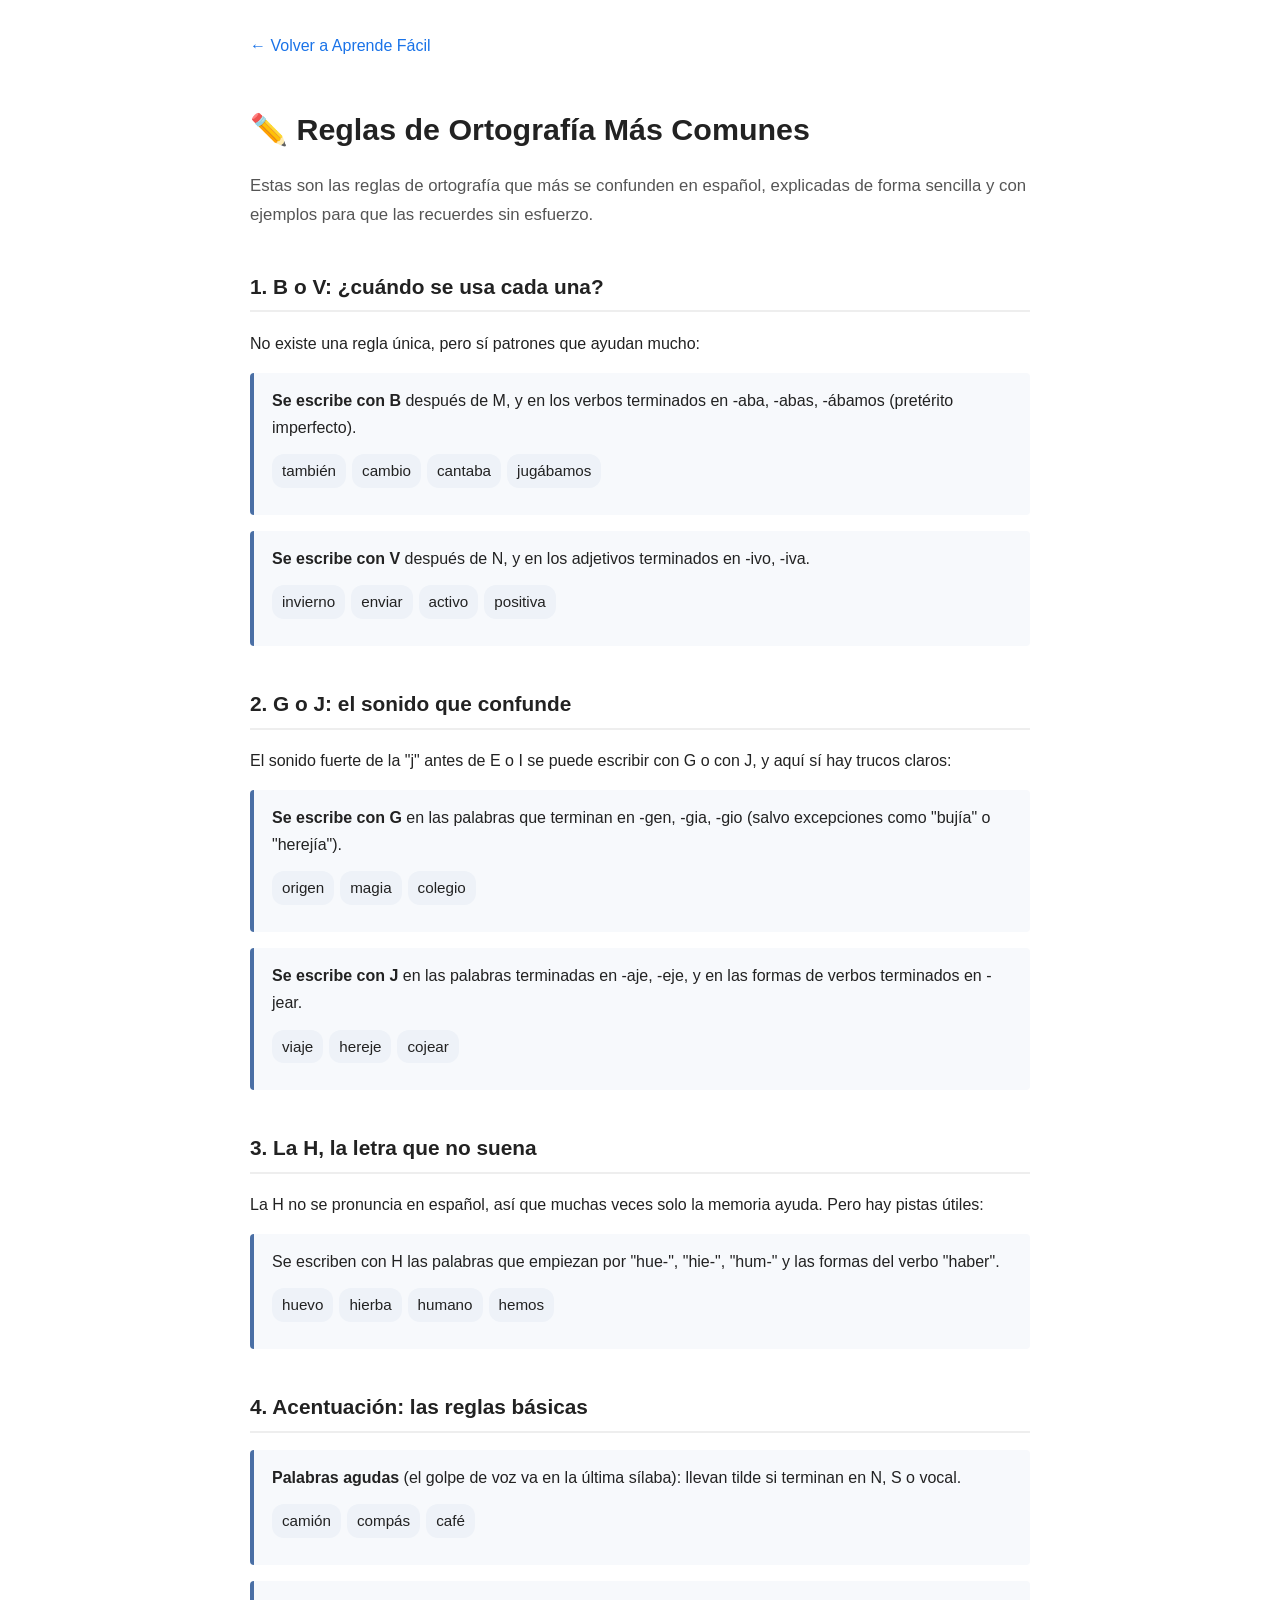
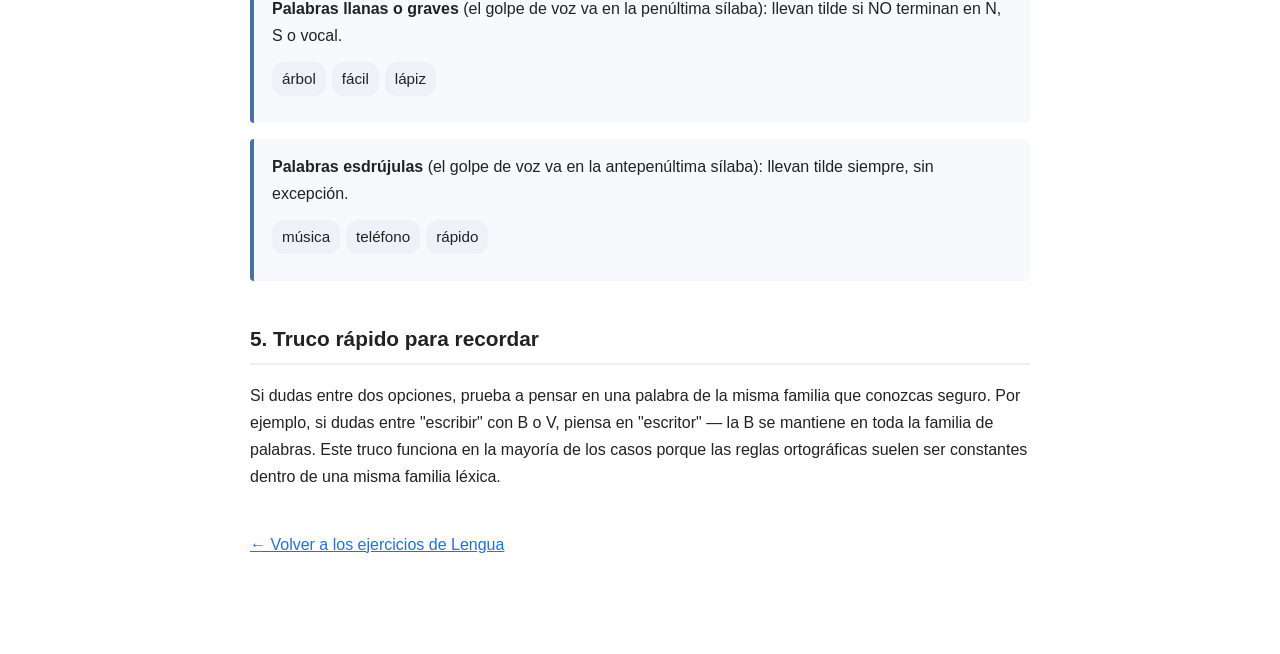
<file: reglas-ortografia.html>
<!DOCTYPE html>
<html lang="es">
<head>
  <link rel="canonical" href="https://educonew.github.io/reglas-ortografia.html">
<meta charset="UTF-8">
<meta name="viewport" content="width=device-width, initial-scale=1.0">
<title>Reglas de Ortografía Más Comunes | Aprende Fácil</title>
<meta name="description" content="Aprende las reglas de ortografía más importantes en español: b/v, g/j, h y acentuación, con ejemplos sencillos y trucos fáciles de recordar.">
<meta name="robots" content="index, follow">
<meta property="og:title" content="Reglas de Ortografía Más Comunes | Aprende Fácil">
<meta property="og:description" content="Guía sencilla con las reglas de ortografía que más se confunden, explicadas con ejemplos y trucos para recordarlas.">
<meta property="og:type" content="article">
<style>
  body {
    font-family: -apple-system, BlinkMacSystemFont, 'Segoe UI', Roboto, Arial, sans-serif;
    max-width: 780px;
    margin: 0 auto;
    padding: 32px 20px 80px;
    line-height: 1.7;
    color: #222;
  }
  h1 { font-size: 1.9em; margin-bottom: 8px; }
  .intro { color: #555; font-size: 1.05em; margin-bottom: 32px; }
  h2 { font-size: 1.3em; margin-top: 40px; border-bottom: 2px solid #eee; padding-bottom: 6px; }
  .regla {
    background: #f7f9fc;
    border-left: 4px solid #4a6fa5;
    padding: 14px 18px;
    margin: 16px 0;
    border-radius: 4px;
  }
  .ejemplos { margin: 10px 0 10px 0; }
  .ejemplos span {
    display: inline-block;
    background: #eef2f8;
    padding: 4px 10px;
    border-radius: 12px;
    margin: 3px 6px 3px 0;
    font-size: 0.95em;
  }
  .volver { display: inline-block; margin-bottom: 24px; text-decoration: none; color: #1a73e8; }
  a { color: #1a73e8; }
</style>
</head>
<body>

<a class="volver" href="/">&larr; Volver a Aprende Fácil</a>

<h1>✏️ Reglas de Ortografía Más Comunes</h1>
<p class="intro">Estas son las reglas de ortografía que más se confunden en español, explicadas de forma sencilla y con ejemplos para que las recuerdes sin esfuerzo.</p>

<h2>1. B o V: ¿cuándo se usa cada una?</h2>
<p>No existe una regla única, pero sí patrones que ayudan mucho:</p>
<div class="regla">
  <strong>Se escribe con B</strong> después de M, y en los verbos terminados en -aba, -abas, -ábamos (pretérito imperfecto).
  <div class="ejemplos">
    <span>también</span><span>cambio</span><span>cantaba</span><span>jugábamos</span>
  </div>
</div>
<div class="regla">
  <strong>Se escribe con V</strong> después de N, y en los adjetivos terminados en -ivo, -iva.
  <div class="ejemplos">
    <span>invierno</span><span>enviar</span><span>activo</span><span>positiva</span>
  </div>
</div>

<h2>2. G o J: el sonido que confunde</h2>
<p>El sonido fuerte de la "j" antes de E o I se puede escribir con G o con J, y aquí sí hay trucos claros:</p>
<div class="regla">
  <strong>Se escribe con G</strong> en las palabras que terminan en -gen, -gia, -gio (salvo excepciones como "bujía" o "herejía").
  <div class="ejemplos">
    <span>origen</span><span>magia</span><span>colegio</span>
  </div>
</div>
<div class="regla">
  <strong>Se escribe con J</strong> en las palabras terminadas en -aje, -eje, y en las formas de verbos terminados en -jear.
  <div class="ejemplos">
    <span>viaje</span><span>hereje</span><span>cojear</span>
  </div>
</div>

<h2>3. La H, la letra que no suena</h2>
<p>La H no se pronuncia en español, así que muchas veces solo la memoria ayuda. Pero hay pistas útiles:</p>
<div class="regla">
  Se escriben con H las palabras que empiezan por "hue-", "hie-", "hum-" y las formas del verbo "haber".
  <div class="ejemplos">
    <span>huevo</span><span>hierba</span><span>humano</span><span>hemos</span>
  </div>
</div>

<h2>4. Acentuación: las reglas básicas</h2>
<div class="regla">
  <strong>Palabras agudas</strong> (el golpe de voz va en la última sílaba): llevan tilde si terminan en N, S o vocal.
  <div class="ejemplos">
    <span>camión</span><span>compás</span><span>café</span>
  </div>
</div>
<div class="regla">
  <strong>Palabras llanas o graves</strong> (el golpe de voz va en la penúltima sílaba): llevan tilde si NO terminan en N, S o vocal.
  <div class="ejemplos">
    <span>árbol</span><span>fácil</span><span>lápiz</span>
  </div>
</div>
<div class="regla">
  <strong>Palabras esdrújulas</strong> (el golpe de voz va en la antepenúltima sílaba): llevan tilde siempre, sin excepción.
  <div class="ejemplos">
    <span>música</span><span>teléfono</span><span>rápido</span>
  </div>
</div>

<h2>5. Truco rápido para recordar</h2>
<p>Si dudas entre dos opciones, prueba a pensar en una palabra de la misma familia que conozcas seguro. Por ejemplo, si dudas entre "escribir" con B o V, piensa en "escritor" — la B se mantiene en toda la familia de palabras. Este truco funciona en la mayoría de los casos porque las reglas ortográficas suelen ser constantes dentro de una misma familia léxica.</p>

<p style="margin-top: 40px;"><a href="/#lengua">← Volver a los ejercicios de Lengua</a></p>

</body>
</html>
</file>
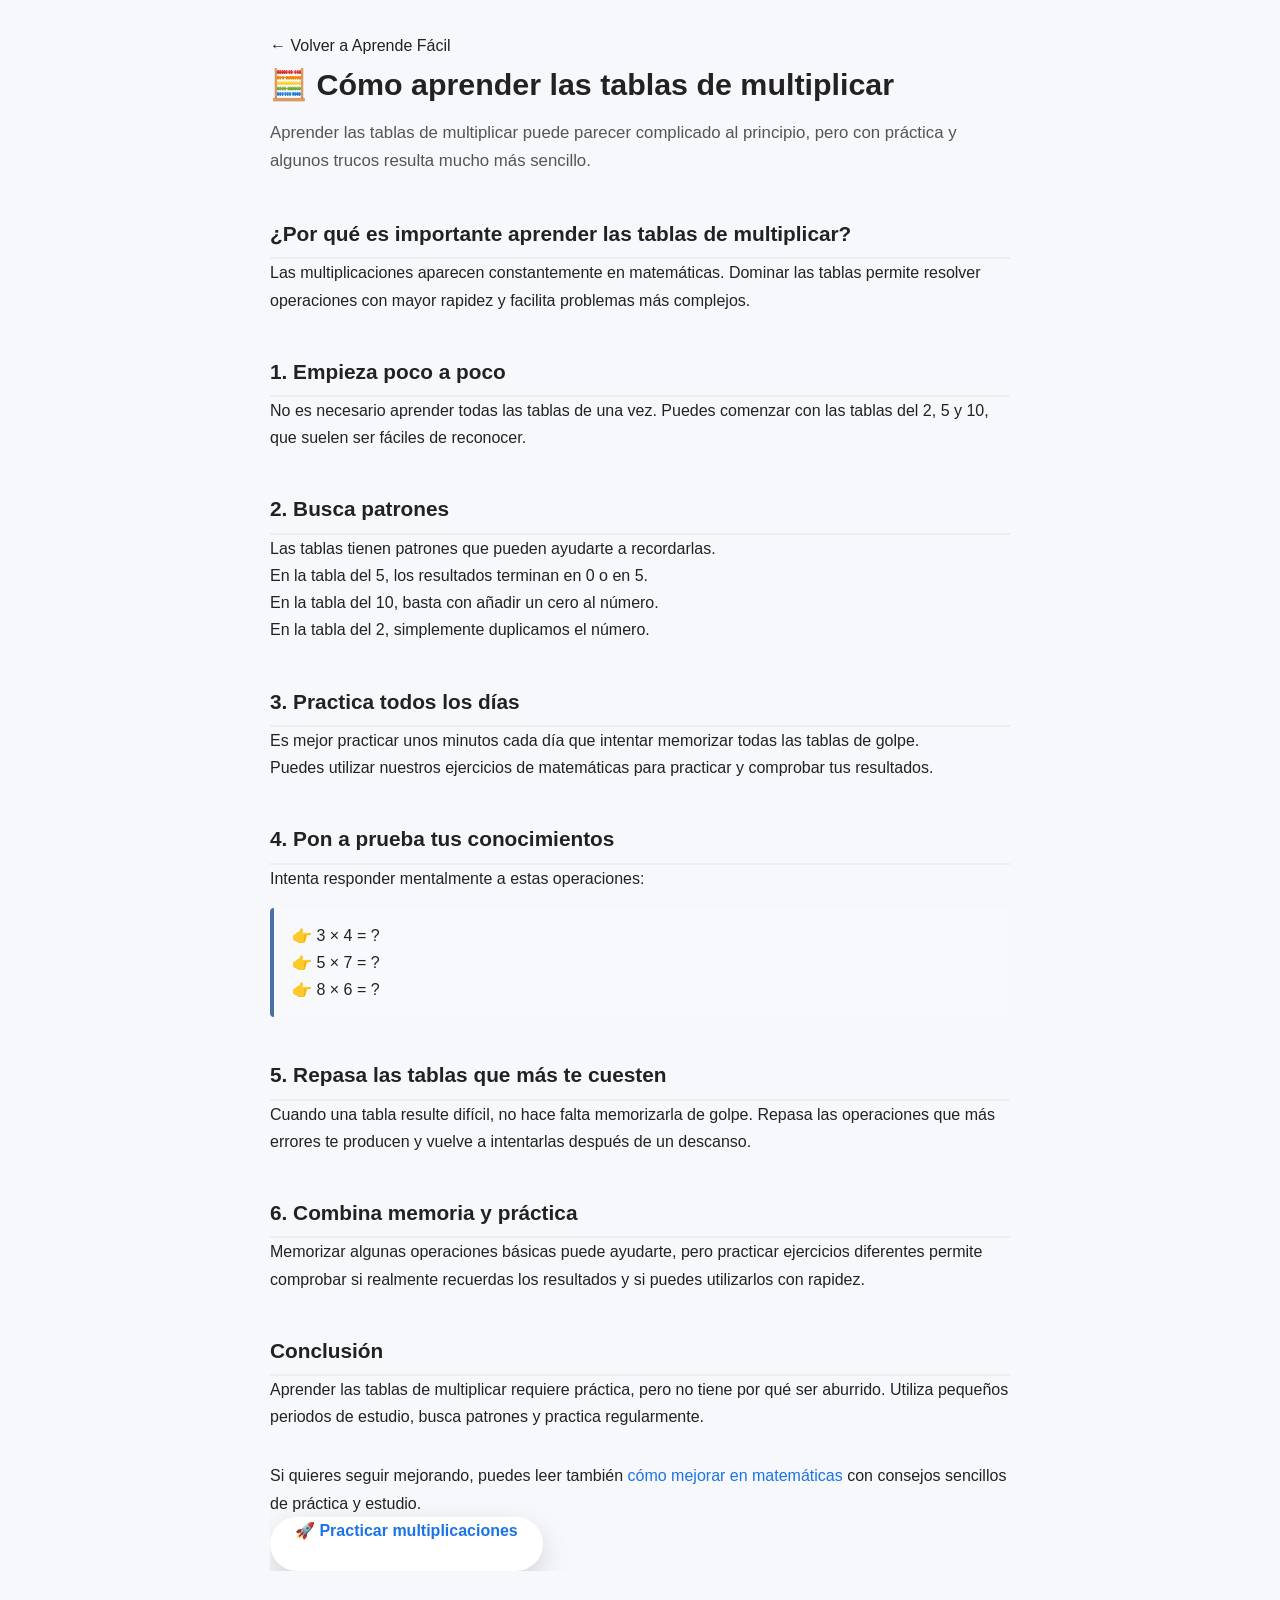
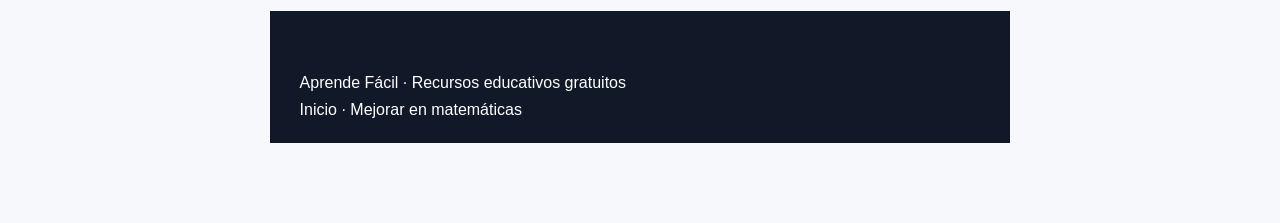
<file: tablas-multiplicar.html>
<!DOCTYPE html>
<html lang="es">
<head>
    <meta charset="UTF-8">
    <meta name="viewport" content="width=device-width, initial-scale=1.0">

    <title>Cómo aprender las tablas de multiplicar | Aprende Fácil</title>
    <meta name="description" content="Aprende las tablas de multiplicar paso a paso con trucos, patrones, ejemplos y consejos para practicar mejor.">
    <meta name="robots" content="index, follow">
    <link rel="canonical" href="https://educonew.github.io/tablas-multiplicar.html">

    <meta property="og:type" content="article">
    <meta property="og:title" content="Cómo aprender las tablas de multiplicar">
    <meta property="og:description" content="Trucos, patrones y ejercicios sencillos para aprender las tablas de multiplicar y practicar mejor.">
    <meta property="og:url" content="https://educonew.github.io/tablas-multiplicar.html">
    <meta property="og:site_name" content="Aprende Fácil">

    <link rel="stylesheet" href="style.css">

    <style>
        body {
            font-family: -apple-system, BlinkMacSystemFont, 'Segoe UI', Roboto, Arial, sans-serif;
            max-width: 780px;
            margin: 0 auto;
            padding: 32px 20px 80px;
            line-height: 1.7;
            color: #222;
        }

        header.hero {
            margin-bottom: 24px;
        }

        header.hero .contenedor {
            max-width: none;
        }

        header.hero h1 {
            font-size: 1.9em;
            margin-bottom: 8px;
        }

        .subtitulo {
            color: #555;
            font-size: 1.05em;
            margin-bottom: 32px;
        }

        nav {
            margin-bottom: 24px;
        }

        nav .contenedor {
            display: flex;
            gap: 16px;
            flex-wrap: wrap;
        }

        nav a {
            color: #1a73e8;
        }

        .articulo {
            max-width: none;
        }

        .articulo h1 {
            font-size: 1.9em;
            margin-bottom: 8px;
        }

        .introduccion {
            color: #555;
            font-size: 1.05em;
            margin-bottom: 32px;
        }

        .articulo h2 {
            font-size: 1.3em;
            margin-top: 40px;
            border-bottom: 2px solid #eee;
            padding-bottom: 6px;
        }

        .ejemplos {
            background: #f7f9fc;
            border-left: 4px solid #4a6fa5;
            padding: 14px 18px;
            margin: 16px 0;
            border-radius: 4px;
        }

        .articulo a {
            color: #1a73e8;
        }

        .volver {
            margin-top: 32px;
        }

        .boton-principal {
            display: inline-block;
            text-decoration: none;
        }

        footer {
            margin-top: 40px;
        }
    </style>

    <script type="application/ld+json">
    {
      "@context": "https://schema.org",
      "@type": "Article",
      "headline": "Cómo aprender las tablas de multiplicar",
      "description": "Trucos, patrones y consejos sencillos para aprender y practicar las tablas de multiplicar.",
      "mainEntityOfPage": {
        "@type": "WebPage",
        "@id": "https://educonew.github.io/tablas-multiplicar.html"
      },
      "publisher": {
        "@type": "Organization",
        "name": "Aprende Fácil"
      }
    }
    </script>
</head>

<body>

<a class="volver" href="/">← Volver a Aprende Fácil</a>


<main>
    <article class="articulo">

        <h1>🧮 Cómo aprender las tablas de multiplicar</h1>

        <p class="introduccion">
            Aprender las tablas de multiplicar puede parecer complicado al principio,
            pero con práctica y algunos trucos resulta mucho más sencillo.
        </p>

        <h2>¿Por qué es importante aprender las tablas de multiplicar?</h2>
        <p>
            Las multiplicaciones aparecen constantemente en matemáticas. Dominar las
            tablas permite resolver operaciones con mayor rapidez y facilita problemas
            más complejos.
        </p>

        <h2>1. Empieza poco a poco</h2>
        <p>
            No es necesario aprender todas las tablas de una vez. Puedes comenzar con
            las tablas del 2, 5 y 10, que suelen ser fáciles de reconocer.
        </p>

        <h2>2. Busca patrones</h2>
        <p>
            Las tablas tienen patrones que pueden ayudarte a recordarlas.
        </p>
        <ul>
            <li>En la tabla del 5, los resultados terminan en 0 o en 5.</li>
            <li>En la tabla del 10, basta con añadir un cero al número.</li>
            <li>En la tabla del 2, simplemente duplicamos el número.</li>
        </ul>

        <h2>3. Practica todos los días</h2>
        <p>
            Es mejor practicar unos minutos cada día que intentar memorizar todas
            las tablas de golpe.
        </p>
        <p>
            Puedes utilizar nuestros ejercicios de matemáticas para practicar y
            comprobar tus resultados.
        </p>

        <h2>4. Pon a prueba tus conocimientos</h2>
        <p>
            Intenta responder mentalmente a estas operaciones:
        </p>

        <div class="ejemplos">
            <p>👉 3 × 4 = ?</p>
            <p>👉 5 × 7 = ?</p>
            <p>👉 8 × 6 = ?</p>
        </div>

        <h2>5. Repasa las tablas que más te cuesten</h2>
        <p>
            Cuando una tabla resulte difícil, no hace falta memorizarla de golpe.
            Repasa las operaciones que más errores te producen y vuelve a intentarlas
            después de un descanso.
        </p>

        <h2>6. Combina memoria y práctica</h2>
        <p>
            Memorizar algunas operaciones básicas puede ayudarte, pero practicar
            ejercicios diferentes permite comprobar si realmente recuerdas los
            resultados y si puedes utilizarlos con rapidez.
        </p>

        <h2>Conclusión</h2>
        <p>
            Aprender las tablas de multiplicar requiere práctica, pero no tiene por
            qué ser aburrido. Utiliza pequeños periodos de estudio, busca patrones
            y practica regularmente.
        </p>

        <div class="volver">
            <p>
    Si quieres seguir mejorando, puedes leer también
    <a href="mejorar-matematicas.html">cómo mejorar en matemáticas</a>
    con consejos sencillos de práctica y estudio.
</p>
            <a href="index.html#matematicas" class="boton-principal">
                🚀 Practicar multiplicaciones
            </a>
        </div>

    </article>
</main>

<footer>
    <p>Aprende Fácil · Recursos educativos gratuitos</p>
    <p>
        <a href="index.html">Inicio</a> ·
        <a href="mejorar-matematicas.html">Mejorar en matemáticas</a>
    </p>
</footer>

</body>
</html>
</file>
<file: style.css>
/* =========================================
   EDUCONEW — DISEÑO PRINCIPAL
   ========================================= */

:root {
    --fondo: #f5f7fb;
    --blanco: #ffffff;
    --texto: #172033;
    --texto-suave: #667085;
    --azul: #4f46e5;
    --azul-oscuro: #3730a3;
    --azul-claro: #eef2ff;
    --verde: #10b981;
    --amarillo: #f59e0b;
    --rojo: #ef4444;
    --borde: #e7eaf0;
    --sombra: 0 15px 40px rgba(31, 41, 55, 0.08);
    --radio: 22px;
}

* {
    box-sizing: border-box;
    margin: 0;
    padding: 0;
}

html {
    scroll-behavior: smooth;
}

body {
    font-family: Arial, Helvetica, sans-serif;
    background: var(--fondo);
    color: var(--texto);
    line-height: 1.6;
}

a {
    text-decoration: none;
    color: inherit;
}

button,
a {
    -webkit-tap-highlight-color: transparent;
}


/* =========================================
   NAVEGACIÓN
   ========================================= */

.hero-principal {
    min-height: 720px;
    background:
        radial-gradient(circle at 85% 20%, rgba(129, 140, 248, 0.25), transparent 30%),
        radial-gradient(circle at 15% 80%, rgba(99, 102, 241, 0.15), transparent 30%),
        linear-gradient(135deg, #111827 0%, #312e81 55%, #4f46e5 100%);
    color: white;
    position: relative;
    overflow: hidden;
}

.barra-navegacion {
    width: min(1180px, 92%);
    margin: auto;
    padding: 24px 0;
    display: flex;
    justify-content: space-between;
    align-items: center;
    position: relative;
    z-index: 5;
}

.logo {
    display: flex;
    align-items: center;
    gap: 12px;
    font-size: 1.35rem;
    font-weight: 800;
}

.logo img {
    width: 46px;
    height: 46px;
    object-fit: cover;
    border-radius: 14px;
    background: white;
    padding: 4px;
}

.menu {
    display: flex;
    gap: 30px;
}

.menu a {
    color: rgba(255, 255, 255, 0.85);
    font-weight: 600;
    transition: 0.25s ease;
}

.menu a:hover {
    color: white;
    transform: translateY(-2px);
}


/* =========================================
   HERO
   ========================================= */

.hero-contenido {
    width: min(1180px, 92%);
    margin: auto;
    min-height: 610px;
    display: grid;
    grid-template-columns: 1.05fr 0.95fr;
    align-items: center;
    gap: 60px;
}

.hero-texto {
    max-width: 650px;
}

.etiqueta {
    display: inline-flex;
    align-items: center;
    gap: 7px;
    color: var(--azul);
    background: var(--azul-claro);
    border-radius: 999px;
    padding: 7px 13px;
    font-size: 0.75rem;
    font-weight: 800;
    letter-spacing: 0.5px;
}

.hero-principal .etiqueta {
    background: rgba(255, 255, 255, 0.12);
    color: white;
}

.hero-texto h1 {
    font-size: clamp(3.5rem, 7vw, 6.4rem);
    line-height: 0.95;
    letter-spacing: -4px;
    margin: 25px 0;
}

.hero-texto h1 span {
    color: #a5b4fc;
}

.hero-texto > p {
    max-width: 560px;
    color: rgba(255, 255, 255, 0.78);
    font-size: 1.15rem;
    margin-bottom: 30px;
}

.hero-botones {
    display: flex;
    gap: 14px;
    flex-wrap: wrap;
}

.boton-principal,
.boton-secundario {
    display: inline-flex;
    align-items: center;
    justify-content: center;
    min-height: 52px;
    padding: 0 24px;
    border-radius: 14px;
    font-weight: 800;
    transition: 0.25s ease;
}

.boton-principal {
    background: white;
    color: var(--azul-oscuro);
    box-shadow: 0 12px 30px rgba(0, 0, 0, 0.15);
}

.boton-principal:hover {
    transform: translateY(-3px);
    box-shadow: 0 18px 35px rgba(0, 0, 0, 0.2);
}

.boton-secundario {
    border: 1px solid rgba(255, 255, 255, 0.25);
    color: white;
    background: rgba(255, 255, 255, 0.08);
}

.boton-secundario:hover {
    background: rgba(255, 255, 255, 0.15);
}


/* =========================================
   HERO VISUAL
   ========================================= */

.hero-visual {
    min-height: 480px;
    position: relative;
    display: flex;
    justify-content: center;
    align-items: center;
}

.circulo-educativo {
    width: 330px;
    height: 330px;
    border-radius: 50%;
    background: rgba(255, 255, 255, 0.1);
    border: 1px solid rgba(255, 255, 255, 0.18);
    backdrop-filter: blur(12px);
    display: flex;
    align-items: center;
    justify-content: center;
    box-shadow:
        0 30px 80px rgba(0, 0, 0, 0.25),
        inset 0 0 60px rgba(255, 255, 255, 0.08);
}

.circulo-educativo img {
    width: 210px;
    height: 210px;
    object-fit: cover;
    border-radius: 50%;
    background: white;
    padding: 12px;
    box-shadow: 0 20px 50px rgba(0, 0, 0, 0.2);
}

.tarjeta-flotante {
    position: absolute;
    background: rgba(255, 255, 255, 0.96);
    color: var(--texto);
    padding: 18px 20px;
    border-radius: 18px;
    box-shadow: 0 20px 45px rgba(0, 0, 0, 0.2);
    display: flex;
    flex-direction: column;
    gap: 2px;
    min-width: 150px;
}

.tarjeta-flotante strong {
    font-size: 0.95rem;
}

.tarjeta-flotante span {
    color: var(--texto-suave);
    font-size: 0.8rem;
}

.tarjeta-libro {
    top: 65px;
    left: 5%;
}

.tarjeta-estadistica {
    right: 2%;
    bottom: 70px;
}


/* =========================================
   PRESENTACIÓN
   ========================================= */

.presentacion {
    width: min(800px, 90%);
    margin: 100px auto 60px;
    text-align: center;
}

.presentacion h2,
.titulo-seccion h2,
.cabecera-ejercicios h2 {
    font-size: clamp(2rem, 4vw, 3rem);
    line-height: 1.1;
    letter-spacing: -1.5px;
    margin: 16px 0;
}

.presentacion p {
    color: var(--texto-suave);
    font-size: 1.05rem;
}


/* =========================================
   SECCIONES
   ========================================= */

.seccion {
    width: min(1180px, 92%);
    margin: 0 auto 100px;
}

.titulo-seccion {
    display: flex;
    justify-content: space-between;
    align-items: end;
    gap: 40px;
    margin-bottom: 35px;
}

.titulo-seccion > p {
    max-width: 360px;
    color: var(--texto-suave);
}


/* =========================================
   MATERIAS
   ========================================= */

.materias-grid {
    display: grid;
    grid-template-columns: repeat(2, 1fr);
    gap: 18px;
}

.materia-card {
    position: relative;
    min-height: 190px;
    padding: 28px;
    border-radius: var(--radio);
    background: var(--blanco);
    border: 1px solid var(--borde);
    box-shadow: var(--sombra);
    display: flex;
    flex-direction: column;
    justify-content: space-between;
    overflow: hidden;
    transition: 0.3s ease;
}

.materia-card:hover {
    transform: translateY(-6px);
    box-shadow: 0 22px 50px rgba(31, 41, 55, 0.13);
}

.materia-icono {
    width: 58px;
    height: 58px;
    border-radius: 17px;
    display: flex;
    align-items: center;
    justify-content: center;
    font-size: 1.8rem;
    margin-bottom: 20px;
}

.materia-card h3 {
    font-size: 1.35rem;
    margin-bottom: 5px;
}

.materia-card p {
    color: var(--texto-suave);
    max-width: 400px;
}

.flecha {
    position: absolute;
    right: 25px;
    bottom: 22px;
    font-size: 1.4rem;
    transition: 0.25s ease;
}

.materia-card:hover .flecha {
    transform: translateX(5px);
}

.matematicas .materia-icono {
    background: #eef2ff;
}

.lengua .materia-icono {
    background: #fef3c7;
}

.ciencia .materia-icono {
    background: #d1fae5;
}

.ingles .materia-icono {
    background: #dbeafe;
}

.geografia .materia-icono {
    background: #cffafe;
}

.historia .materia-icono {
    background: #fce7f3;
}

.proximamente {
    position: absolute;
    right: 22px;
    top: 22px;
    font-size: 0.65rem;
    font-weight: 800;
    color: var(--texto-suave);
    background: #f1f5f9;
    padding: 6px 9px;
    border-radius: 999px;
}


/* =========================================
   DESTACADOS
   ========================================= */

.seccion-destacados {
    background: linear-gradient(135deg, #eef2ff, #f8fafc);
    width: 100%;
    padding: 80px max(4%, calc((100% - 1180px) / 2));
}

.destacados-grid {
    display: grid;
    grid-template-columns: repeat(3, 1fr);
    gap: 18px;
}

.destacado-card {
    background: white;
    border-radius: 20px;
    padding: 26px;
    display: flex;
    gap: 20px;
    border: 1px solid var(--borde);
    box-shadow: var(--sombra);
}

.destacado-icono {
    width: 52px;
    height: 52px;
    flex-shrink: 0;
    display: flex;
    align-items: center;
    justify-content: center;
    background: var(--azul-claro);
    border-radius: 15px;
    font-size: 1.5rem;
}

.nivel {
    font-size: 0.68rem;
    font-weight: 800;
    color: var(--azul);
}

.destacado-card h3 {
    margin: 5px 0;
}

.destacado-card p {
    color: var(--texto-suave);
    font-size: 0.9rem;
    margin-bottom: 14px;
}

.destacado-card a {
    color: var(--azul);
    font-weight: 800;
}


/* =========================================
   EJERCICIOS
   ========================================= */

.ejercicios-seccion {
    padding-top: 30px;
}

.cabecera-ejercicios {
    margin-bottom: 35px;
}

.cabecera-ejercicios p {
    color: var(--texto-suave);
}

.tarjetas {
    display: grid;
    grid-template-columns: repeat(3, 1fr);
    gap: 20px;
}

.tarjeta {
    background: white;
    border: 1px solid var(--borde);
    border-radius: var(--radio);
    padding: 28px;
    box-shadow: var(--sombra);
}

.ejercicio-card {
    transition: 0.3s ease;
}

.ejercicio-card:hover {
    transform: translateY(-5px);
}

.ejercicio-icono {
    font-size: 2rem;
    margin-bottom: 15px;
}

.ejercicio-card h3 {
    font-size: 1.35rem;
    margin-bottom: 7px;
}

.ejercicio-card > p {
    color: var(--texto-suave);
    margin-bottom: 20px;
}

.niveles {
    display: flex;
    flex-wrap: wrap;
    gap: 8px;
}

.niveles button,
.ejercicio-card > button {
    border: 0;
    background: #f1f5f9;
    color: var(--texto);
    border-radius: 10px;
    padding: 10px 13px;
    font-weight: 700;
    cursor: pointer;
    transition: 0.2s ease;
}

.niveles button:hover,
.ejercicio-card > button:hover {
    background: var(--azul);
    color: white;
    transform: translateY(-2px);
}

.oculto {
    display: none;
}

.ejercicio-card h4 {
    font-size: 1.25rem;
    margin: 25px 0 15px;
}

#respuestasSuma,
#respuestasResta,
#respuestasMultiplicacion {
    display: grid;
    grid-template-columns: repeat(2, 1fr);
    gap: 9px;
}

.respuesta {
    border: 1px solid var(--borde);
    background: #f8fafc;
    border-radius: 11px;
    padding: 11px;
    font-weight: 700;
    cursor: pointer;
    transition: 0.2s ease;
}

.respuesta:hover:not(:disabled) {
    background: var(--azul);
    color: white;
}

.respuesta:disabled {
    cursor: default;
    opacity: 0.8;
}

#resultadoSuma,
#resultadoResta,
#resultadoMultiplicacion {
    font-weight: 800;
    margin-top: 12px;
}


/* =========================================
   LENGUA
   ========================================= */

.lengua-seccion {
    padding-top: 20px;
}

.lengua-seccion .tarjetas {
    grid-template-columns: repeat(3, 1fr);
}


/* =========================================
   RECURSOS
   ========================================= */

.recursos-grid {
    display: grid;
    grid-template-columns: repeat(2, 1fr);
    gap: 15px;
}

.recurso-card {
    display: grid;
    grid-template-columns: 55px 1fr 30px;
    gap: 17px;
    align-items: center;
    background: white;
    border: 1px solid var(--borde);
    padding: 22px;
    border-radius: 18px;
    box-shadow: var(--sombra);
    transition: 0.25s ease;
}

.recurso-card:hover {
    transform: translateY(-4px);
}

.recurso-card > span {
    width: 52px;
    height: 52px;
    display: flex;
    justify-content: center;
    align-items: center;
    background: var(--azul-claro);
    border-radius: 15px;
    font-size: 1.5rem;
}

.recurso-card h3 {
    margin-bottom: 4px;
}

.recurso-card p {
    color: var(--texto-suave);
    font-size: 0.9rem;
}

.recurso-card strong {
    color: var(--azul);
    font-size: 1.3rem;
}


/* =========================================
   LLAMADA FINAL
   ========================================= */

.llamada-final {
    width: min(1100px, 90%);
    margin: 0 auto 100px;
    border-radius: 30px;
    padding: 70px 40px;
    text-align: center;
    color: white;
    background:
        radial-gradient(circle at 80% 20%, rgba(255,255,255,.12), transparent 30%),
        linear-gradient(135deg, #312e81, #4f46e5);
    box-shadow: 0 25px 60px rgba(79, 70, 229, 0.25);
}

.llamada-final > div > span {
    font-size: 2.5rem;
}

.llamada-final h2 {
    font-size: clamp(2rem, 4vw, 3rem);
    margin: 10px 0;
}

.llamada-final p {
    color: rgba(255,255,255,.8);
    margin-bottom: 25px;
}

.llamada-final .boton-principal {
    display: inline-flex;
}


/* =========================================
   FOOTER
   ========================================= */

footer {
    background: #111827;
    color: white;
    padding: 60px 4% 20px;
}

.footer-contenido {
    width: min(1180px, 92%);
    margin: auto;
    display: grid;
    grid-template-columns: 2fr 1fr 1fr;
    gap: 60px;
}

.footer-contenido h3 {
    font-size: 1.4rem;
    margin-bottom: 10px;
}

.footer-contenido h4 {
    margin-bottom: 15px;
}

.footer-contenido p {
    color: #9ca3af;
}

.footer-contenido a {
    display: block;
    color: #9ca3af;
    margin-bottom: 8px;
    transition: 0.2s ease;
}

.footer-contenido a:hover {
    color: white;
    transform: translateX(3px);
}

.footer-final {
    width: min(1180px, 92%);
    margin: 45px auto 0;
    padding-top: 20px;
    border-top: 1px solid rgba(255,255,255,.1);
    color: #6b7280;
    font-size: 0.85rem;
}


/* =========================================
   RESPONSIVE — TABLET
   ========================================= */

@media (max-width: 900px) {

    .hero-contenido {
        grid-template-columns: 1fr;
        text-align: center;
        padding: 70px 0;
    }

    .hero-texto {
        margin: auto;
    }

    .hero-texto > p {
        margin-left: auto;
        margin-right: auto;
    }

    .hero-botones {
        justify-content: center;
    }

    .hero-visual {
        min-height: 360px;
    }

    .circulo-educativo {
        width: 250px;
        height: 250px;
    }

    .circulo-educativo img {
        width: 160px;
        height: 160px;
    }

    .materias-grid,
    .destacados-grid,
    .tarjetas {
        grid-template-columns: repeat(2, 1fr);
    }

    .titulo-seccion {
        display: block;
    }

    .titulo-seccion > p {
        margin-top: 15px;
    }

    .recursos-grid {
        grid-template-columns: 1fr;
    }

    .footer-contenido {
        grid-template-columns: 1fr 1fr;
    }
}


/* =========================================
   RESPONSIVE — MÓVIL
   ========================================= */

@media (max-width: 650px) {

    .hero-principal {
        min-height: auto;
    }

    .barra-navegacion {
        padding: 17px 0;
    }

    .menu {
        display: none;
    }

    .hero-contenido {
        padding: 55px 0 80px;
        min-height: auto;
    }

    .hero-texto h1 {
        font-size: 3.8rem;
        letter-spacing: -3px;
    }

    .hero-texto > p {
        font-size: 1rem;
    }

    .hero-visual {
        min-height: 300px;
    }

    .circulo-educativo {
        width: 220px;
        height: 220px;
    }

    .circulo-educativo img {
        width: 140px;
        height: 140px;
    }

    .tarjeta-flotante {
        min-width: 125px;
        padding: 13px;
    }

    .tarjeta-libro {
        left: 0;
        top: 25px;
    }

    .tarjeta-estadistica {
        right: 0;
        bottom: 20px;
    }

    .presentacion {
        margin-top: 70px;
    }

    .materias-grid,
    .destacados-grid,
    .tarjetas,
    .lengua-seccion .tarjetas {
        grid-template-columns: 1fr;
    }

    .seccion {
        margin-bottom: 70px;
    }

    .seccion-destacados {
        padding: 60px 5%;
    }

    .recurso-card {
        grid-template-columns: 48px 1fr 20px;
        padding: 17px;
    }

    .recurso-card > span {
        width: 45px;
        height: 45px;
    }

    .llamada-final {
        padding: 55px 25px;
        margin-bottom: 70px;
    }

    .footer-contenido {
        grid-template-columns: 1fr;
        gap: 35px;
    }
}


/* =========================================
   ACABADO VISUAL Y ACCESIBILIDAD
   Ajustes progresivos: mantienen las clases existentes
   ========================================= */

:root {
    --fondo: #f6f8fc;
    --texto: #172033;
    --texto-suave: #5d687b;
    --azul: #4f46e5;
    --azul-oscuro: #312e81;
    --borde: #e4e9f2;
    --sombra: 0 12px 32px rgba(23, 32, 51, 0.07);
    --radio: 22px;
}

body {
    font-family: Inter, ui-sans-serif, system-ui, -apple-system, BlinkMacSystemFont,
        "Segoe UI", sans-serif;
    -webkit-font-smoothing: antialiased;
    text-rendering: optimizeLegibility;
}

main {
    overflow: clip;
}

.hero-principal {
    min-height: 0;
    background:
        radial-gradient(ellipse at 78% 24%, rgba(129, 140, 248, 0.30), transparent 32%),
        radial-gradient(ellipse at 10% 95%, rgba(99, 102, 241, 0.22), transparent 34%),
        linear-gradient(125deg, #10172a 0%, #26245f 54%, #4f46e5 100%);
}

.barra-navegacion {
    padding: 22px 0;
}

.logo {
    letter-spacing: -0.035em;
}

.logo img {
    box-shadow: 0 8px 24px rgba(0, 0, 0, 0.18);
}

.menu {
    align-items: center;
    gap: 8px;
}

.menu a {
    padding: 10px 14px;
    border-radius: 999px;
    transition: background-color 0.2s ease, color 0.2s ease;
}

.menu a:hover {
    background: rgba(255, 255, 255, 0.12);
    transform: none;
}

.hero-contenido {
    min-height: 590px;
    padding-top: 18px;
    padding-bottom: 52px;
    gap: clamp(28px, 5vw, 72px);
}

.hero-texto h1 {
    font-size: clamp(3.35rem, 6.6vw, 6rem);
    line-height: 0.98;
    letter-spacing: -0.065em;
    font-weight: 850;
}

.hero-texto h1 span {
    color: #c4b5fd;
}

.hero-texto > p {
    line-height: 1.75;
}

.boton-principal,
.boton-secundario {
    min-height: 54px;
    border-radius: 999px;
    padding: 0 25px;
}

.boton-principal {
    color: #312e81;
}

.boton-principal:focus-visible,
.boton-secundario:focus-visible,
.menu a:focus-visible,
.materia-card:focus-visible,
.recurso-card:focus-visible,
.footer-contenido a:focus-visible {
    outline: 3px solid #fbbf24;
    outline-offset: 4px;
}

.circulo-educativo {
    width: clamp(250px, 27vw, 340px);
    height: clamp(250px, 27vw, 340px);
    background: rgba(255, 255, 255, 0.08);
    box-shadow:
        0 34px 90px rgba(0, 0, 0, 0.28),
        inset 0 0 70px rgba(255, 255, 255, 0.08);
}

.circulo-educativo img {
    max-width: 68%;
    max-height: 68%;
}

.tarjeta-flotante {
    border: 1px solid rgba(255, 255, 255, 0.55);
    box-shadow: 0 18px 48px rgba(0, 0, 0, 0.22);
}

.presentacion {
    margin-top: clamp(70px, 9vw, 110px);
    margin-bottom: clamp(52px, 7vw, 80px);
}

.presentacion h2,
.titulo-seccion h2,
.cabecera-ejercicios h2,
.llamada-final h2 {
    letter-spacing: -0.045em;
    font-weight: 800;
}

.seccion {
    margin-bottom: clamp(70px, 9vw, 108px);
}

.titulo-seccion {
    margin-bottom: 30px;
}

.materias-grid {
    gap: 20px;
}

.materia-card {
    min-height: 205px;
    padding: clamp(22px, 3vw, 32px);
    border-radius: var(--radio);
    box-shadow: 0 5px 18px rgba(23, 32, 51, 0.035);
    transition: transform 0.22s ease, box-shadow 0.22s ease, border-color 0.22s ease;
}

.materia-card:hover {
    transform: translateY(-4px);
    border-color: #c7d2fe;
    box-shadow: 0 18px 38px rgba(31, 41, 55, 0.09);
}

.materia-icono {
    width: 56px;
    height: 56px;
    border-radius: 18px;
}

.materia-card p,
.recurso-card p,
.destacado-card p {
    line-height: 1.7;
}

.proximamente {
    letter-spacing: 0.045em;
    color: #475569;
}

.recursos-grid {
    gap: 16px;
}

.recurso-card {
    border-radius: 18px;
    transition: transform 0.22s ease, box-shadow 0.22s ease, border-color 0.22s ease;
}

.recurso-card:hover {
    border-color: #c7d2fe;
    box-shadow: 0 16px 34px rgba(31, 41, 55, 0.08);
}

.llamada-final {
    position: relative;
    overflow: hidden;
}

.llamada-final h2 {
    max-width: 760px;
    margin-left: auto;
    margin-right: auto;
}

footer {
    padding-top: 58px;
}

.footer-contenido h3,
.footer-contenido h4 {
    letter-spacing: -0.025em;
}

.footer-final {
    padding-bottom: 6px;
}

/* En móvil conservamos la navegación: se convierte en una fila desplazable. */
@media (max-width: 650px) {
    .barra-navegacion {
        align-items: flex-start;
        flex-direction: column;
        gap: 15px;
        padding: 17px 0 10px;
    }

    .menu {
        display: flex;
        width: 100%;
        max-width: 100%;
        gap: 5px;
        overflow-x: auto;
        padding: 0 0 5px;
        scrollbar-width: thin;
        -webkit-overflow-scrolling: touch;
    }

    .menu a {
        flex: 0 0 auto;
        padding: 9px 12px;
        font-size: 0.88rem;
    }

    .hero-contenido {
        padding: 48px 0 64px;
        gap: 22px;
    }

    .hero-texto h1 {
        font-size: clamp(3.15rem, 14vw, 4.2rem);
        letter-spacing: -0.07em;
    }

    .hero-texto > p {
        max-width: 36rem;
        line-height: 1.7;
    }

    .hero-botones {
        gap: 10px;
    }

    .boton-principal,
    .boton-secundario {
        width: 100%;
        padding: 0 18px;
    }

    .hero-visual {
        min-height: 285px;
    }

    .circulo-educativo {
        width: 205px;
        height: 205px;
    }

    .circulo-educativo img {
        width: 138px;
        height: 138px;
    }

    .tarjeta-flotante {
        min-width: 112px;
        padding: 12px 14px;
        border-radius: 15px;
    }

    .tarjeta-libro {
        left: 0;
        top: 20px;
    }

    .tarjeta-estadistica {
        right: 0;
        bottom: 15px;
    }

    .presentacion {
        margin-top: 58px;
    }

    .materia-card {
        min-height: 185px;
    }

    .seccion-destacados {
        padding: 54px 5%;
    }

    .llamada-final {
        padding: 48px 22px;
    }

    .footer-contenido {
        gap: 30px;
    }
}

@media (max-width: 380px) {
    .logo {
        font-size: 1.2rem;
    }

    .hero-texto h1 {
        font-size: 3rem;
    }

    .tarjeta-flotante {
        min-width: 100px;
        font-size: 0.9rem;
    }

    .tarjeta-flotante span {
        font-size: 0.74rem;
    }
}

@media (prefers-reduced-motion: reduce) {
    html {
        scroll-behavior: auto;
    }

    *,
    *::before,
    *::after {
        animation-duration: 0.01ms !important;
        animation-iteration-count: 1 !important;
        transition-duration: 0.01ms !important;
        scroll-behavior: auto !important;
    }
}
</file>
